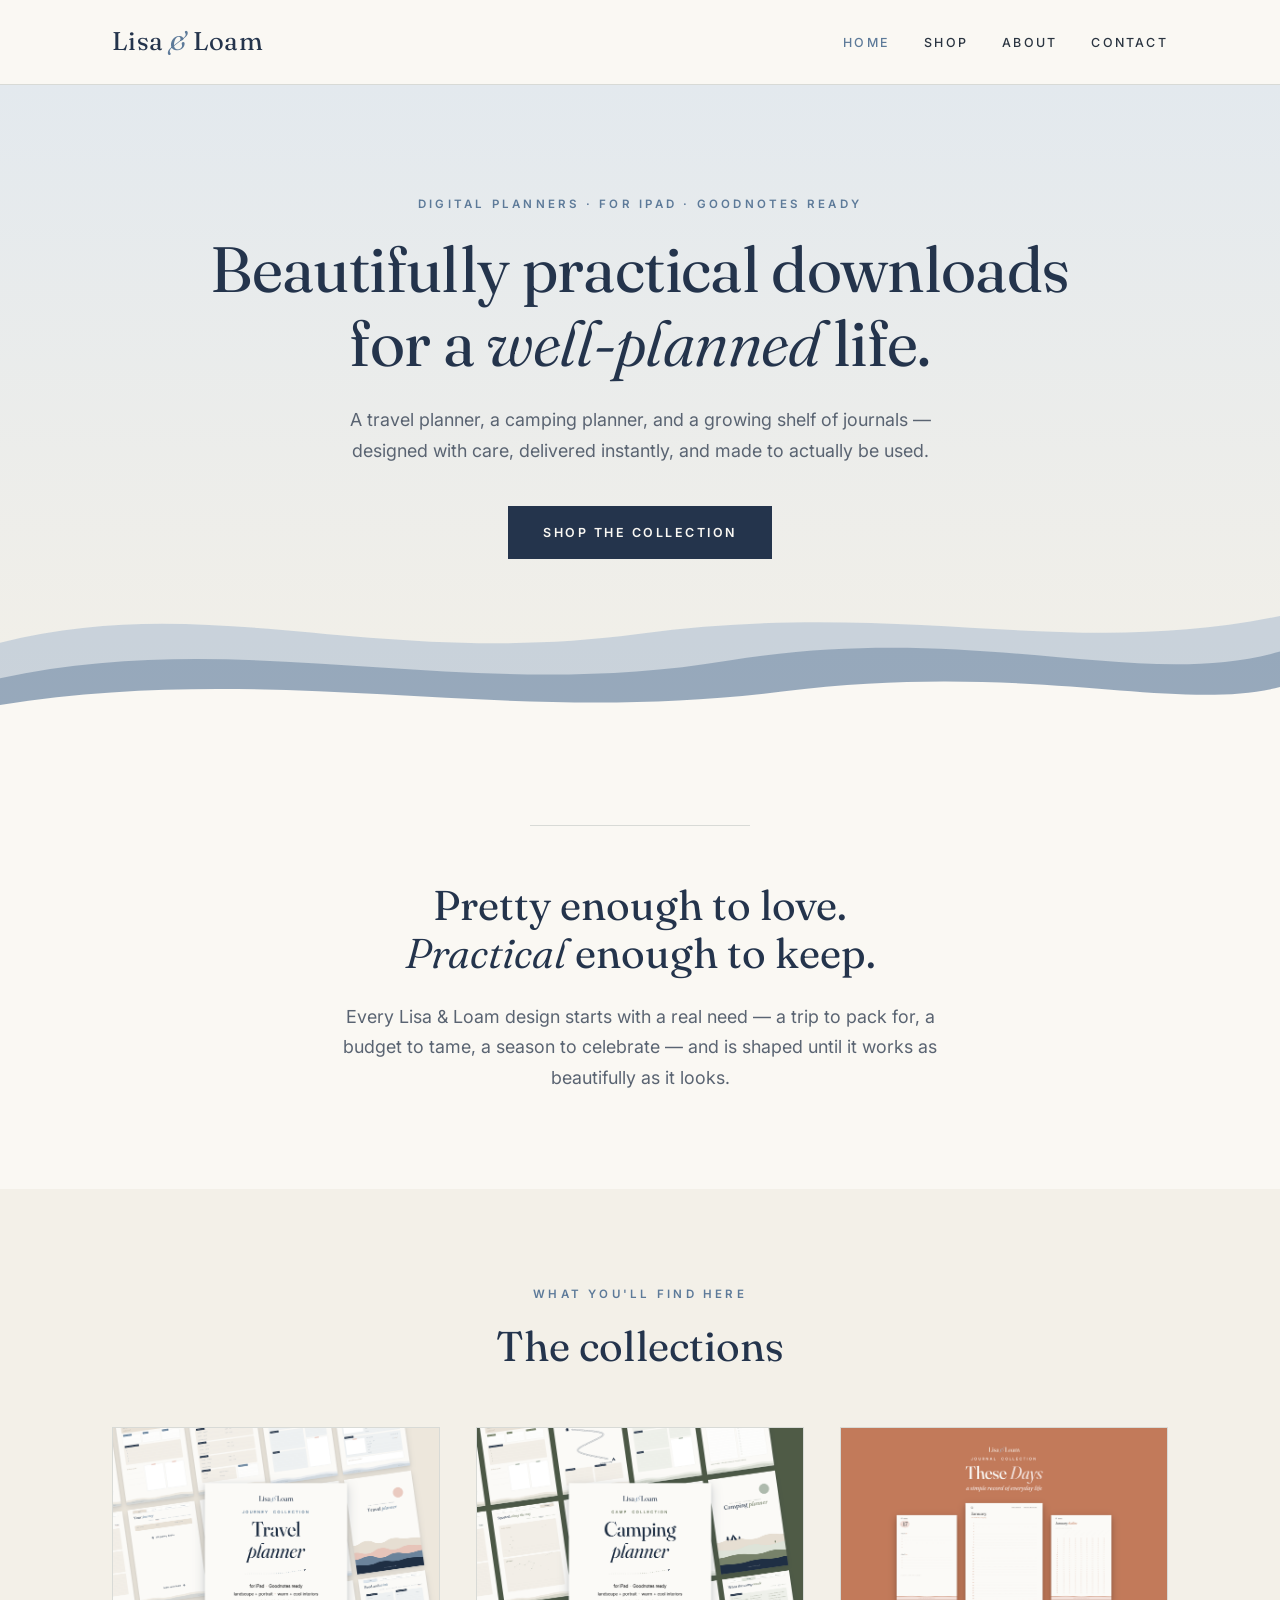
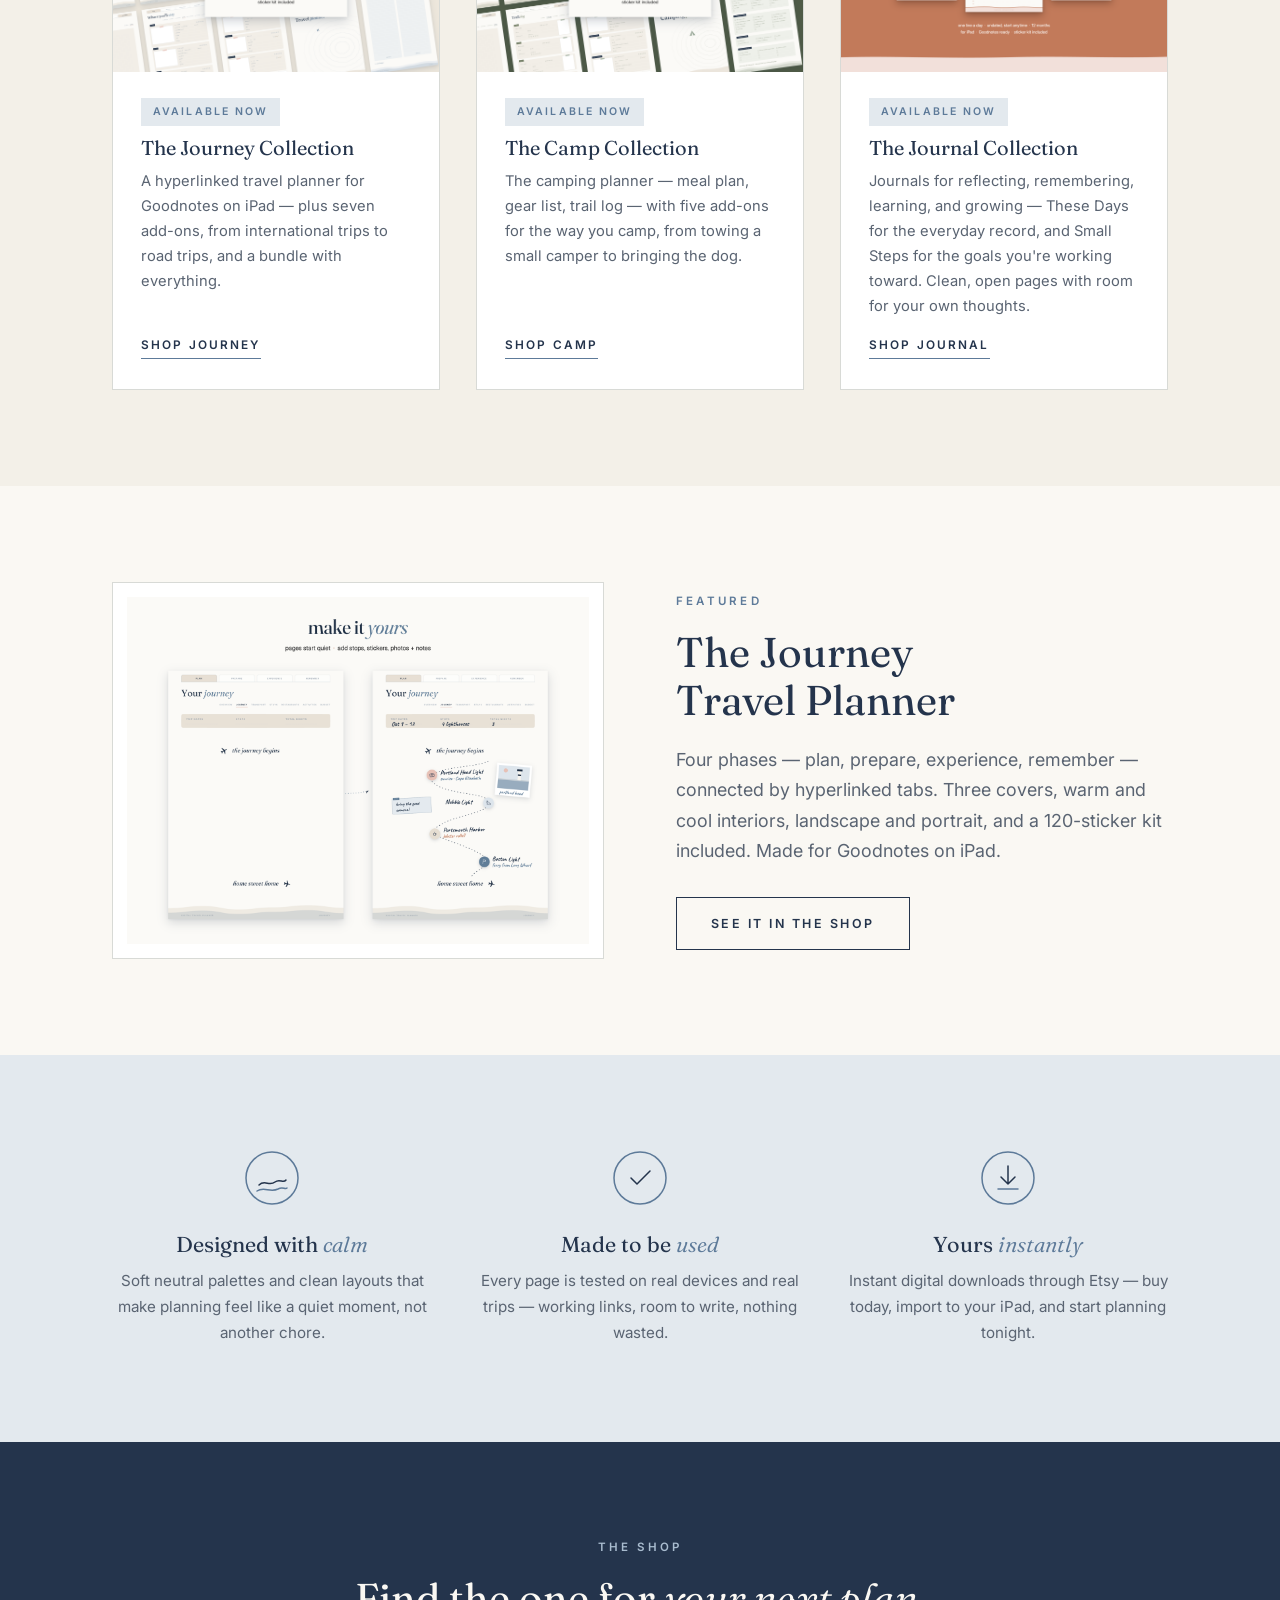
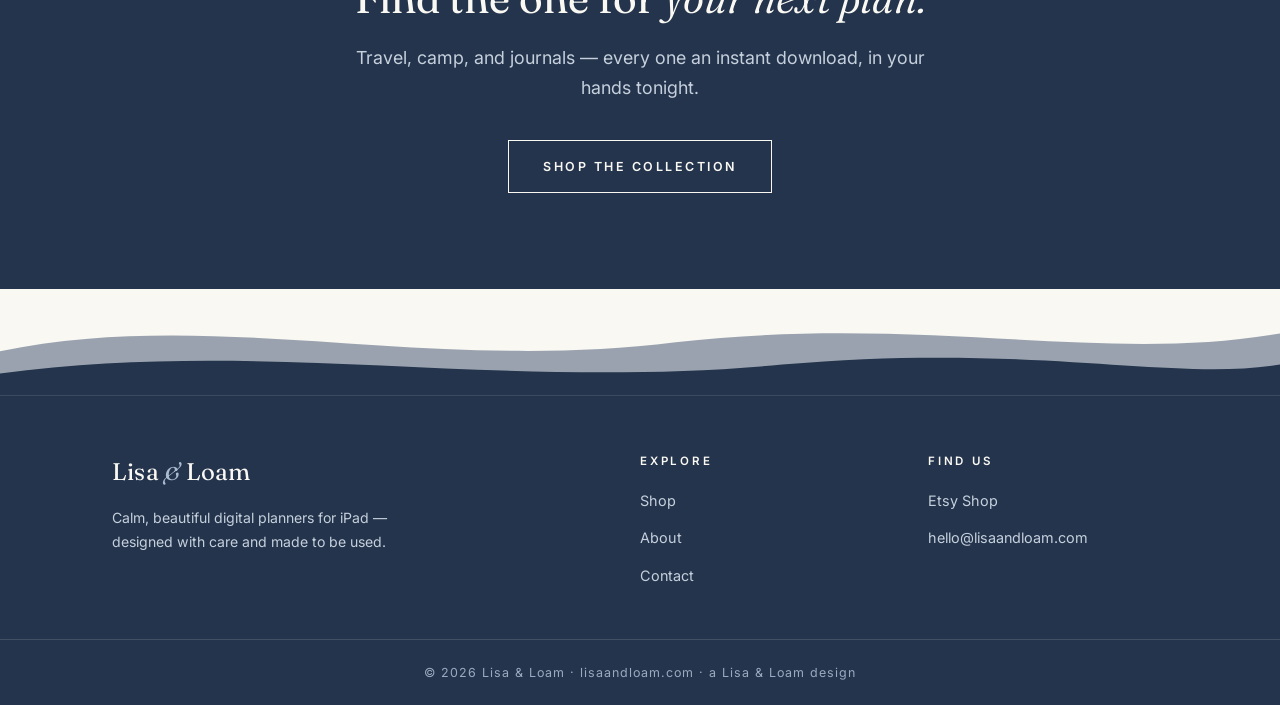
<file: index.html>
<!DOCTYPE html>
<html lang="en">
<head>
  <meta charset="UTF-8">
  <meta name="viewport" content="width=device-width, initial-scale=1.0">
  <title>Lisa &amp; Loam — Calm, beautiful digital planners for iPad</title>
  <meta name="description" content="Calm, beautiful digital planners and journals for Goodnotes on iPad — the Journey travel planner, the Camp camping planner, and the These Days and Small Steps journals. From Lisa & Loam.">
  <meta name="p:domain_verify" content="f06a4d83cc7939721e62922848fe27a1"/>
  <meta property="og:type" content="website">
  <meta property="og:site_name" content="Lisa &amp; Loam">
  <meta property="og:title" content="Lisa & Loam — Calm, beautiful digital planners for iPad">
  <meta property="og:description" content="Calm, beautiful digital planners and journals for Goodnotes on iPad — the Journey travel planner, the Camp camping planner, and the These Days and Small Steps journals. From Lisa & Loam.">
  <meta property="og:url" content="https://lisaandloam.com/">
  <meta property="og:image" content="https://lisaandloam.com/images/social-card.png">
  <meta property="og:image:width" content="1200">
  <meta property="og:image:height" content="630">
  <meta property="og:image:alt" content="Lisa &amp; Loam — digital planners and journals for iPad">
  <meta name="twitter:card" content="summary_large_image">
  <link rel="canonical" href="https://lisaandloam.com/">
  <link rel="icon" href="favicon.svg" type="image/svg+xml">
  <link rel="preconnect" href="https://fonts.googleapis.com">
  <link rel="preconnect" href="https://fonts.gstatic.com" crossorigin>
  <link href="https://fonts.googleapis.com/css2?family=Fraunces:ital,opsz,wght@0,9..144,300..600;1,9..144,300..600&family=Inter:wght@400;500;600&display=swap" rel="stylesheet">
  <link rel="stylesheet" href="css/styles.css">
</head>
<body>

<header class="site">
  <nav class="nav">
    <a class="wordmark" href="index.html">Lisa <span class="amp">&amp;</span> Loam</a>
    <button class="nav-toggle" aria-label="Menu" onclick="document.getElementById('menu').classList.toggle('open')">☰</button>
    <ul id="menu">
      <li><a href="index.html" class="active">Home</a></li>
      <li><a href="shop.html">Shop</a></li>
      <li><a href="about.html">About</a></li>
      <li><a href="contact.html">Contact</a></li>
    </ul>
  </nav>
</header>

<!-- ============ HERO ============ -->
<section class="hero">
  <div class="hero-inner">
    <p class="eyebrow">Digital Planners · For iPad · Goodnotes Ready</p>
    <h1>Beautifully practical downloads<br>for a <em>well-planned</em> life.</h1>
    <p class="lede">A travel planner, a camping planner, and a growing shelf of journals — designed with care, delivered instantly, and made to actually be used.</p>
    <a class="btn solid" href="shop.html">Shop the Collection</a>
  </div>
  <div class="hero-hills" aria-hidden="true">
    <svg viewBox="0 0 1440 220" xmlns="http://www.w3.org/2000/svg" preserveAspectRatio="none">
      <path d="M0,120 C240,60 420,150 720,110 C1020,70 1200,140 1440,90 L1440,220 L0,220 Z" fill="#A9BCCF" opacity="0.55"/>
      <path d="M0,160 C280,100 520,190 820,140 C1100,95 1280,175 1440,130 L1440,220 L0,220 Z" fill="#6E88A3" opacity="0.55"/>
      <path d="M0,190 C320,140 560,215 880,175 C1160,140 1320,200 1440,170 L1440,220 L0,220 Z" fill="#FAF8F3"/>
    </svg>
  </div>
</section>

<!-- ============ INTRO ============ -->
<section class="block center">
  <div class="wrap">
    <hr class="rule">
    <h2>Pretty enough to love.<br><em>Practical</em> enough to keep.</h2>
    <p class="lede" style="margin-top: 24px;">Every Lisa &amp; Loam design starts with a real need — a trip to pack for, a budget to tame, a season to celebrate — and is shaped until it works as beautifully as it looks.</p>
  </div>
</section>

<!-- ============ CATEGORIES ============ -->
<section class="block tinted">
  <div class="wrap">
    <div class="section-head center">
      <p class="eyebrow">What you'll find here</p>
      <h2>The collections</h2>
    </div>
    <div class="grid-3">

      <div class="card">
        <div class="card-media"><img src="images/journey-hero.png" alt="The Journey travel planner surrounded by its pages"></div>
        <div class="card-body">
          <span class="tag">Available now</span>
          <h3>The Journey Collection</h3>
          <p>A hyperlinked travel planner for Goodnotes on iPad &mdash; plus seven add-ons, from international trips to road trips, and a bundle with everything.</p>
          <div class="card-meta">
            <a class="card-link" href="shop.html#journey">Shop Journey</a>
          </div>
        </div>
      </div>

      <div class="card">
        <div class="card-media"><img src="images/camp-hero.png" alt="The Camping planner on a deep green background"></div>
        <div class="card-body">
          <span class="tag">Available now</span>
          <h3>The Camp Collection</h3>
          <p>The camping planner &mdash; meal plan, gear list, trail log &mdash; with five add-ons for the way you camp, from towing a small camper to bringing the dog.</p>
          <div class="card-meta">
            <a class="card-link" href="shop.html#camp">Shop Camp</a>
          </div>
        </div>
      </div>

      <div class="card">
        <div class="card-media"><img src="images/journal-hero.png" alt="These Days daily journal on a terracotta background"></div>
        <div class="card-body">
          <span class="tag">Available now</span>
          <h3>The Journal Collection</h3>
          <p>Journals for reflecting, remembering, learning, and growing &mdash; These Days for the everyday record, and Small Steps for the goals you're working toward. Clean, open pages with room for your own thoughts.</p>
          <div class="card-meta">
            <a class="card-link" href="shop.html#journal">Shop Journal</a>
          </div>
        </div>
      </div>

    </div>
  </div>
</section>

<!-- ============ FEATURED PRODUCT ============ -->
<section class="block">
  <div class="wrap split">
    <div class="split-media">
      <img src="images/journey-styled.png" alt="A Journey planner page, blank and then filled in with a sample trip in handwritten ink">
    </div>
    <div>
      <p class="eyebrow">Featured</p>
      <h2>The Journey<br>Travel Planner</h2>
      <p class="lede" style="margin-top: 20px;">Four phases &mdash; plan, prepare, experience, remember &mdash; connected by hyperlinked tabs. Three covers, warm and cool interiors, landscape and portrait, and a 120-sticker kit included. Made for Goodnotes on iPad.</p>
      <a class="btn" href="shop.html#journey">See it in the shop</a>
    </div>
  </div>
</section>

<!-- ============ VALUES ============ -->
<section class="block band-sage">
  <div class="wrap">
    <div class="values">
      <div>
        <svg class="value-icon" viewBox="0 0 54 54" xmlns="http://www.w3.org/2000/svg" aria-hidden="true"><circle cx="27" cy="27" r="26" fill="none" stroke="#5D7A99" stroke-width="1.5"/><path d="M14 34 C20 28 24 36 30 31 C35 27 38 33 41 29" fill="none" stroke="#24344C" stroke-width="1.5" stroke-linecap="round"/><path d="M12 40 C19 35 25 42 33 38 C38 35 40 39 42 37" fill="none" stroke="#5D7A99" stroke-width="1.5" stroke-linecap="round"/></svg>
        <h3>Designed with <em>calm</em></h3>
        <p>Soft neutral palettes and clean layouts that make planning feel like a quiet moment, not another chore.</p>
      </div>
      <div>
        <svg class="value-icon" viewBox="0 0 54 54" xmlns="http://www.w3.org/2000/svg" aria-hidden="true"><circle cx="27" cy="27" r="26" fill="none" stroke="#5D7A99" stroke-width="1.5"/><path d="M18 27 L24 33 L37 20" fill="none" stroke="#24344C" stroke-width="1.5" stroke-linecap="round" stroke-linejoin="round"/></svg>
        <h3>Made to be <em>used</em></h3>
        <p>Every page is tested on real devices and real trips — working links, room to write, nothing wasted.</p>
      </div>
      <div>
        <svg class="value-icon" viewBox="0 0 54 54" xmlns="http://www.w3.org/2000/svg" aria-hidden="true"><circle cx="27" cy="27" r="26" fill="none" stroke="#5D7A99" stroke-width="1.5"/><path d="M27 15 L27 33 M27 33 L20 26 M27 33 L34 26" fill="none" stroke="#24344C" stroke-width="1.5" stroke-linecap="round" stroke-linejoin="round"/><path d="M17 38 L37 38" stroke="#5D7A99" stroke-width="1.5" stroke-linecap="round"/></svg>
        <h3>Yours <em>instantly</em></h3>
        <p>Instant digital downloads through Etsy — buy today, import to your iPad, and start planning tonight.</p>
      </div>
    </div>
  </div>
</section>

<!-- ============ EMAIL SIGNUP ============ -->
<section class="block pine center">
  <div class="wrap">
    <p class="eyebrow" style="color:#A9BCCF;">The shop</p>
    <h2>Find the one for <em>your next plan.</em></h2>
    <p class="lede" style="margin: 20px auto 36px;">Travel, camp, and journals &mdash; every one an instant download, in your hands tonight.</p>
    <a class="btn light" href="shop.html">Shop the Collection</a>
  </div>
</section>

<!-- ============ FOOTER ============ -->
<footer class="site">
  <div class="footer-hills" aria-hidden="true">
    <svg viewBox="0 0 1440 120" xmlns="http://www.w3.org/2000/svg" preserveAspectRatio="none" style="background:#24344C;">
      <rect width="1440" height="120" fill="#FAF8F3"/>
      <path d="M0,70 C240,20 480,95 760,60 C1040,28 1240,85 1440,50 L1440,120 L0,120 Z" fill="#3B4E6B" opacity="0.5"/>
      <path d="M0,95 C300,55 560,115 880,85 C1160,60 1320,105 1440,85 L1440,120 L0,120 Z" fill="#24344C"/>
    </svg>
  </div>
  <div class="footer-inner">
    <div>
      <a class="wordmark" href="index.html">Lisa <span class="amp">&amp;</span> Loam</a>
      <p>Calm, beautiful digital planners for iPad &mdash; designed with care and made to be used.</p>
    </div>
    <div>
      <h4>Explore</h4>
      <ul>
        <li><a href="shop.html">Shop</a></li>
        <li><a href="about.html">About</a></li>
        <li><a href="contact.html">Contact</a></li>
      </ul>
    </div>
    <div>
      <h4>Find us</h4>
      <ul>
        <li><a href="https://www.etsy.com/shop/LisaAndLoam" target="_blank" rel="noopener">Etsy Shop</a></li>
        <li><a href="mailto:hello@lisaandloam.com">hello@lisaandloam.com</a></li>
      </ul>
    </div>
  </div>
  <div class="footer-base">© 2026 Lisa &amp; Loam · lisaandloam.com · a Lisa &amp; Loam design</div>
</footer>

</body>
</html>
</file>
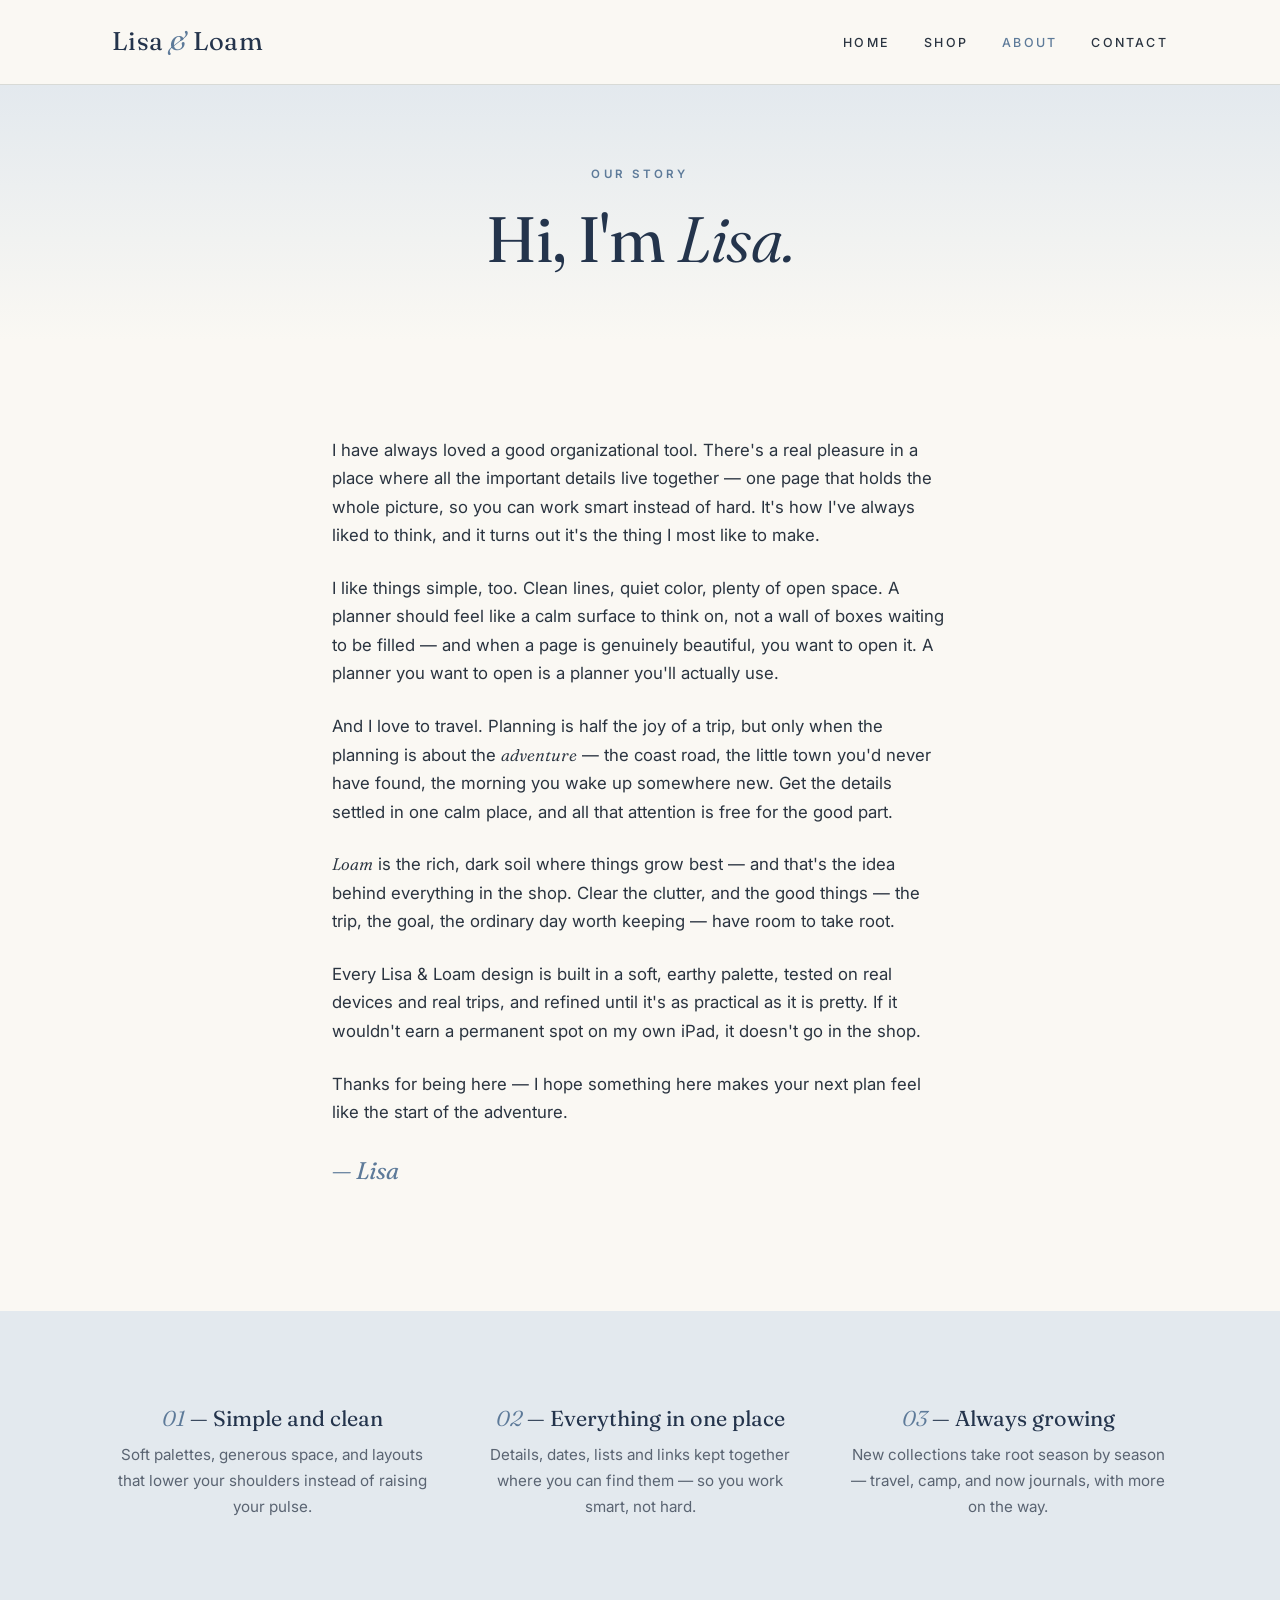
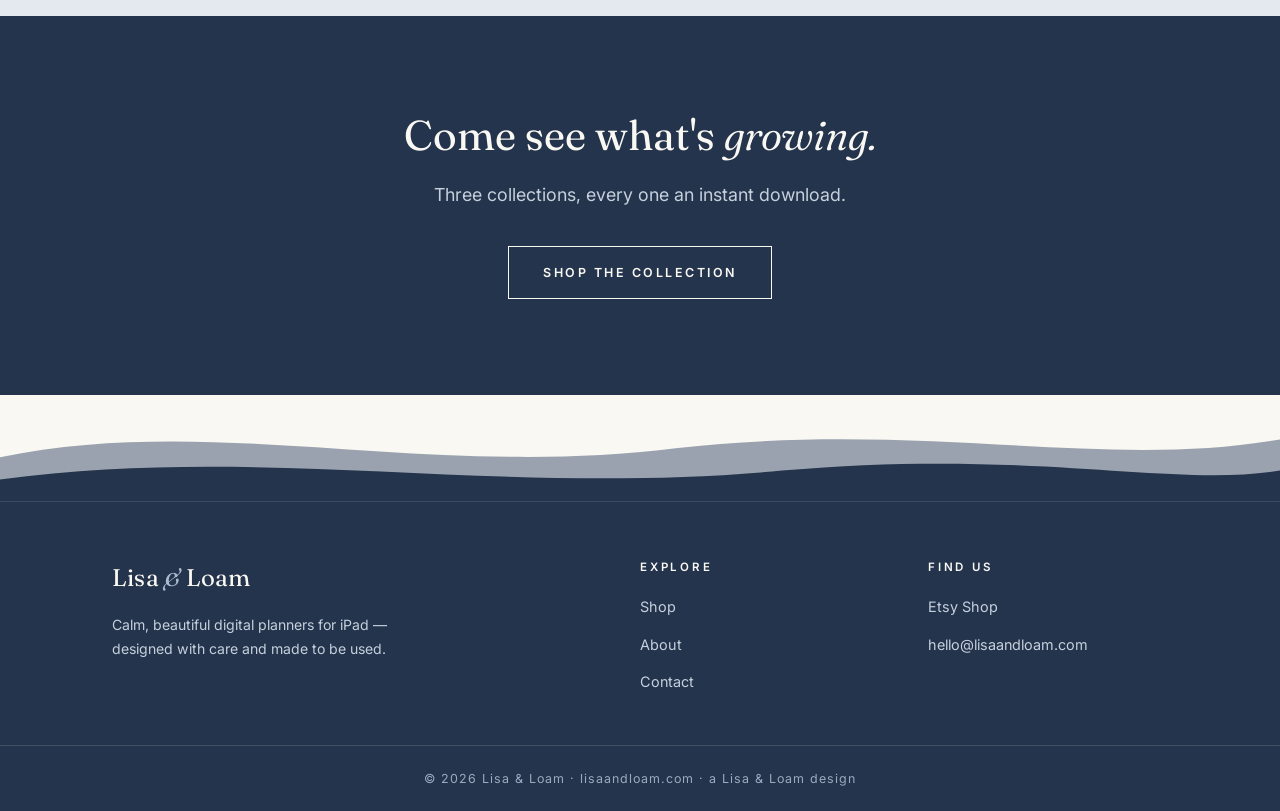
<file: about.html>
<!DOCTYPE html>
<html lang="en">
<head>
  <meta charset="UTF-8">
  <meta name="viewport" content="width=device-width, initial-scale=1.0">
  <title>About — Lisa &amp; Loam</title>
  <meta name="description" content="The story behind Lisa & Loam — simple, beautiful digital planners and journals that keep the important details in one place, so your time goes to the adventure.">
  <meta name="p:domain_verify" content="f06a4d83cc7939721e62922848fe27a1"/>
  <meta property="og:type" content="website">
  <meta property="og:site_name" content="Lisa &amp; Loam">
  <meta property="og:title" content="About — Lisa & Loam">
  <meta property="og:description" content="The story behind Lisa & Loam — simple, beautiful digital planners and journals that keep the important details in one place, so your time goes to the adventure.">
  <meta property="og:url" content="https://lisaandloam.com/about.html">
  <meta property="og:image" content="https://lisaandloam.com/images/social-card.png">
  <meta property="og:image:width" content="1200">
  <meta property="og:image:height" content="630">
  <meta property="og:image:alt" content="Lisa &amp; Loam — digital planners and journals for iPad">
  <meta name="twitter:card" content="summary_large_image">
  <link rel="canonical" href="https://lisaandloam.com/about.html">
  <link rel="icon" href="favicon.svg" type="image/svg+xml">
  <link rel="preconnect" href="https://fonts.googleapis.com">
  <link rel="preconnect" href="https://fonts.gstatic.com" crossorigin>
  <link href="https://fonts.googleapis.com/css2?family=Fraunces:ital,opsz,wght@0,9..144,300..600;1,9..144,300..600&family=Inter:wght@400;500;600&display=swap" rel="stylesheet">
  <link rel="stylesheet" href="css/styles.css">
</head>
<body>

<header class="site">
  <nav class="nav">
    <a class="wordmark" href="index.html">Lisa <span class="amp">&amp;</span> Loam</a>
    <button class="nav-toggle" aria-label="Menu" onclick="document.getElementById('menu').classList.toggle('open')">☰</button>
    <ul id="menu">
      <li><a href="index.html">Home</a></li>
      <li><a href="shop.html">Shop</a></li>
      <li><a href="about.html" class="active">About</a></li>
      <li><a href="contact.html">Contact</a></li>
    </ul>
  </nav>
</header>

<section class="page-hero">
  <div class="wrap">
    <p class="eyebrow">Our story</p>
    <h1>Hi, I'm <em>Lisa.</em></h1>
  </div>
</section>

<section class="block">
  <div class="wrap prose">
    <p>I have always loved a good organizational tool. There's a real pleasure in a place where all the important details live together — one page that holds the whole picture, so you can work smart instead of hard. It's how I've always liked to think, and it turns out it's the thing I most like to make.</p>
    <p>I like things simple, too. Clean lines, quiet color, plenty of open space. A planner should feel like a calm surface to think on, not a wall of boxes waiting to be filled — and when a page is genuinely beautiful, you want to open it. A planner you want to open is a planner you'll actually use.</p>
    <p>And I love to travel. Planning is half the joy of a trip, but only when the planning is about the <em>adventure</em> — the coast road, the little town you'd never have found, the morning you wake up somewhere new. Get the details settled in one calm place, and all that attention is free for the good part.</p>
    <p><em>Loam</em> is the rich, dark soil where things grow best — and that's the idea behind everything in the shop. Clear the clutter, and the good things — the trip, the goal, the ordinary day worth keeping — have room to take root.</p>
    <p>Every Lisa &amp; Loam design is built in a soft, earthy palette, tested on real devices and real trips, and refined until it's as practical as it is pretty. If it wouldn't earn a permanent spot on my own iPad, it doesn't go in the shop.</p>
    <p>Thanks for being here — I hope something here makes your next plan feel like the start of the adventure.</p>
    <p class="sig">— Lisa</p>
  </div>
</section>

<section class="block band-sage">
  <div class="wrap">
    <div class="values">
      <div>
        <h3><em>01</em> — Simple and clean</h3>
        <p>Soft palettes, generous space, and layouts that lower your shoulders instead of raising your pulse.</p>
      </div>
      <div>
        <h3><em>02</em> — Everything in one place</h3>
        <p>Details, dates, lists and links kept together where you can find them &mdash; so you work smart, not hard.</p>
      </div>
      <div>
        <h3><em>03</em> — Always growing</h3>
        <p>New collections take root season by season &mdash; travel, camp, and now journals, with more on the way.</p>
      </div>
    </div>
  </div>
</section>

<section class="block pine center">
  <div class="wrap">
    <h2>Come see what's <em>growing.</em></h2>
    <p class="lede" style="margin: 20px auto 36px;">Three collections, every one an instant download.</p>
    <a class="btn light" href="shop.html">Shop the Collection</a>
  </div>
</section>

<footer class="site">
  <div class="footer-hills" aria-hidden="true">
    <svg viewBox="0 0 1440 120" xmlns="http://www.w3.org/2000/svg" preserveAspectRatio="none" style="background:#24344C;">
      <rect width="1440" height="120" fill="#FAF8F3"/>
      <path d="M0,70 C240,20 480,95 760,60 C1040,28 1240,85 1440,50 L1440,120 L0,120 Z" fill="#3B4E6B" opacity="0.5"/>
      <path d="M0,95 C300,55 560,115 880,85 C1160,60 1320,105 1440,85 L1440,120 L0,120 Z" fill="#24344C"/>
    </svg>
  </div>
  <div class="footer-inner">
    <div>
      <a class="wordmark" href="index.html">Lisa <span class="amp">&amp;</span> Loam</a>
      <p>Calm, beautiful digital planners for iPad &mdash; designed with care and made to be used.</p>
    </div>
    <div>
      <h4>Explore</h4>
      <ul>
        <li><a href="shop.html">Shop</a></li>
        <li><a href="about.html">About</a></li>
        <li><a href="contact.html">Contact</a></li>
      </ul>
    </div>
    <div>
      <h4>Find us</h4>
      <ul>
        <li><a href="https://www.etsy.com/shop/LisaAndLoam" target="_blank" rel="noopener">Etsy Shop</a></li>
        <li><a href="mailto:hello@lisaandloam.com">hello@lisaandloam.com</a></li>
      </ul>
    </div>
  </div>
  <div class="footer-base">© 2026 Lisa &amp; Loam · lisaandloam.com · a Lisa &amp; Loam design</div>
</footer>

</body>
</html>
</file>
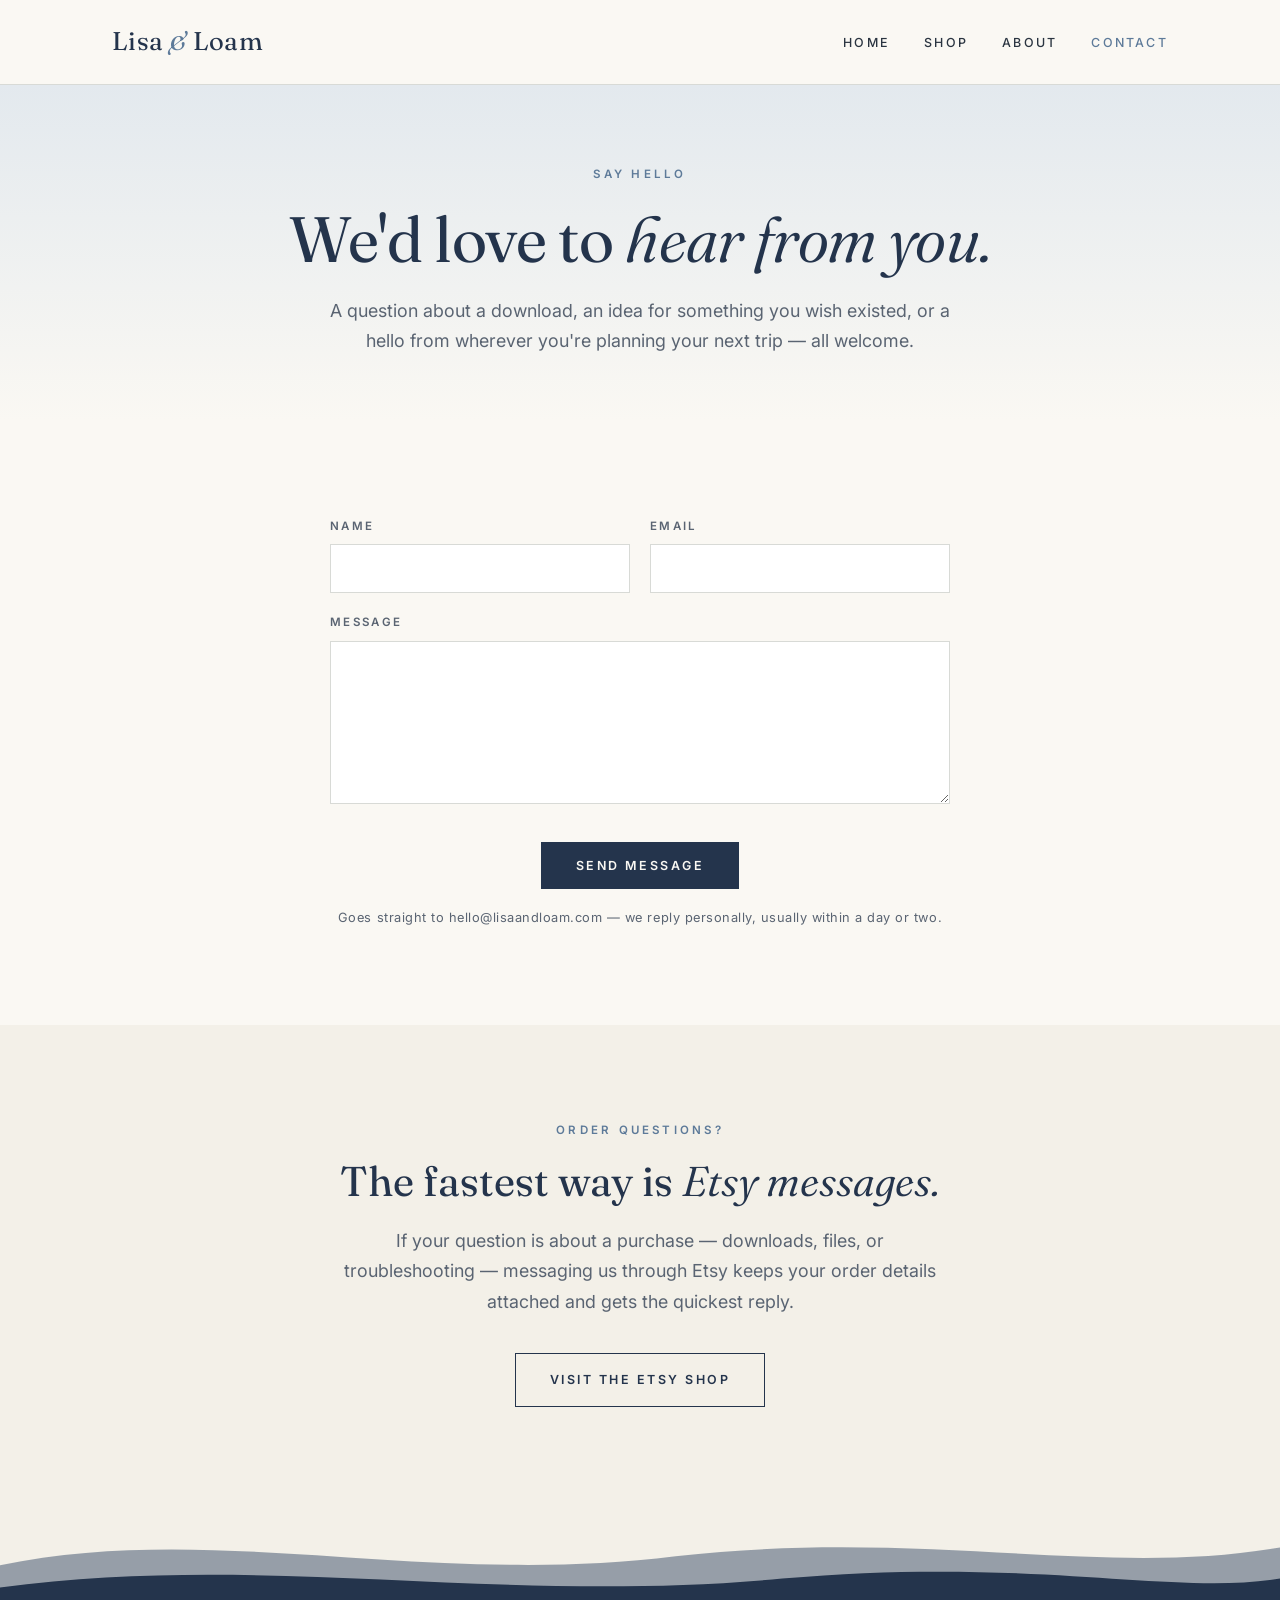
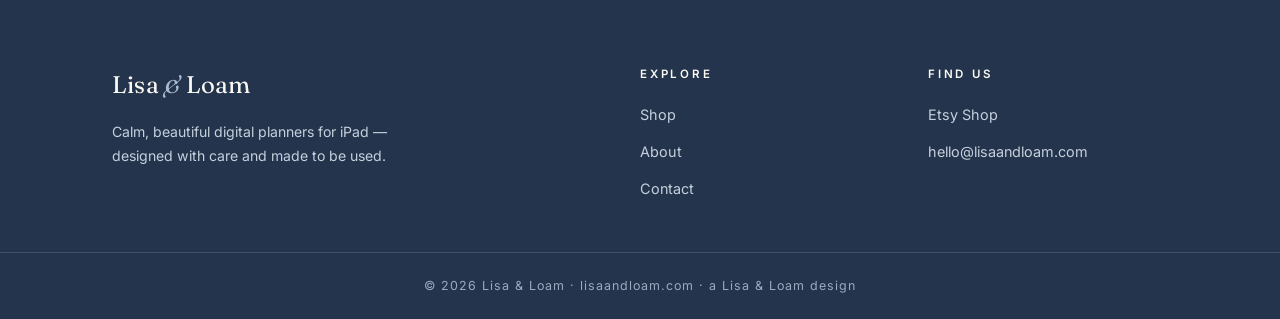
<file: contact.html>
<!DOCTYPE html>
<html lang="en">
<head>
  <meta charset="UTF-8">
  <meta name="viewport" content="width=device-width, initial-scale=1.0">
  <title>Contact — Lisa &amp; Loam</title>
  <meta name="description" content="Get in touch with Lisa & Loam — questions about a download, custom requests, or just to say hello.">
  <meta name="p:domain_verify" content="f06a4d83cc7939721e62922848fe27a1"/>
  <meta property="og:type" content="website">
  <meta property="og:site_name" content="Lisa &amp; Loam">
  <meta property="og:title" content="Contact — Lisa & Loam">
  <meta property="og:description" content="Get in touch with Lisa & Loam — questions about a download, custom requests, or just to say hello.">
  <meta property="og:url" content="https://lisaandloam.com/contact.html">
  <meta property="og:image" content="https://lisaandloam.com/images/social-card.png">
  <meta property="og:image:width" content="1200">
  <meta property="og:image:height" content="630">
  <meta property="og:image:alt" content="Lisa &amp; Loam — digital planners and journals for iPad">
  <meta name="twitter:card" content="summary_large_image">
  <link rel="canonical" href="https://lisaandloam.com/contact.html">
  <link rel="icon" href="favicon.svg" type="image/svg+xml">
  <link rel="preconnect" href="https://fonts.googleapis.com">
  <link rel="preconnect" href="https://fonts.gstatic.com" crossorigin>
  <link href="https://fonts.googleapis.com/css2?family=Fraunces:ital,opsz,wght@0,9..144,300..600;1,9..144,300..600&family=Inter:wght@400;500;600&display=swap" rel="stylesheet">
  <link rel="stylesheet" href="css/styles.css">
</head>
<body>

<header class="site">
  <nav class="nav">
    <a class="wordmark" href="index.html">Lisa <span class="amp">&amp;</span> Loam</a>
    <button class="nav-toggle" aria-label="Menu" onclick="document.getElementById('menu').classList.toggle('open')">☰</button>
    <ul id="menu">
      <li><a href="index.html">Home</a></li>
      <li><a href="shop.html">Shop</a></li>
      <li><a href="about.html">About</a></li>
      <li><a href="contact.html" class="active">Contact</a></li>
    </ul>
  </nav>
</header>

<section class="page-hero">
  <div class="wrap">
    <p class="eyebrow">Say hello</p>
    <h1>We'd love to <em>hear from you.</em></h1>
    <p class="lede">A question about a download, an idea for something you wish existed, or a hello from wherever you're planning your next trip — all welcome.</p>
  </div>
</section>

<section class="block">
  <div class="wrap">
    <!-- Web3Forms relay -> hello@lisaandloam.com (key installed Aug 18, 2026) -->
    <form class="contact-form" action="https://api.web3forms.com/submit" method="POST">
      <input type="hidden" name="access_key" value="07ac475f-cd70-4e26-a7c3-2533423e3edd">
      <input type="hidden" name="subject" value="New message from lisaandloam.com">
      <input type="hidden" name="from_name" value="lisaandloam.com contact form">
      <input type="checkbox" name="botcheck" style="display:none;" tabindex="-1" autocomplete="off">
      <div class="grid-2" style="gap: 20px;">
        <div>
          <label for="name">Name</label>
          <input type="text" id="name" name="name" required>
        </div>
        <div>
          <label for="email">Email</label>
          <input type="email" id="email" name="email" required>
        </div>
      </div>
      <div>
        <label for="message">Message</label>
        <textarea id="message" name="message" rows="7" required></textarea>
      </div>
      <div class="center" style="margin-top: 10px;">
        <button class="btn solid" type="submit">Send message</button>
        <p class="signup-note" style="margin-top: 18px;">Goes straight to hello@lisaandloam.com &mdash; we reply personally, usually within a day or two.</p>
      </div>
    </form>
  </div>
</section>

<section class="block tinted center">
  <div class="wrap">
    <p class="eyebrow">Order questions?</p>
    <h2>The fastest way is <em>Etsy messages.</em></h2>
    <p class="lede" style="margin: 20px auto 36px;">If your question is about a purchase — downloads, files, or troubleshooting — messaging us through Etsy keeps your order details attached and gets the quickest reply.</p>
    <a class="btn" href="https://www.etsy.com/shop/LisaAndLoam" target="_blank" rel="noopener">Visit the Etsy shop</a>
  </div>
</section>

<footer class="site">
  <div class="footer-hills" aria-hidden="true">
    <svg viewBox="0 0 1440 120" xmlns="http://www.w3.org/2000/svg" preserveAspectRatio="none" style="background:#24344C;">
      <rect width="1440" height="120" fill="#F3F0E8"/>
      <path d="M0,70 C240,20 480,95 760,60 C1040,28 1240,85 1440,50 L1440,120 L0,120 Z" fill="#3B4E6B" opacity="0.5"/>
      <path d="M0,95 C300,55 560,115 880,85 C1160,60 1320,105 1440,85 L1440,120 L0,120 Z" fill="#24344C"/>
    </svg>
  </div>
  <div class="footer-inner">
    <div>
      <a class="wordmark" href="index.html">Lisa <span class="amp">&amp;</span> Loam</a>
      <p>Calm, beautiful digital planners for iPad &mdash; designed with care and made to be used.</p>
    </div>
    <div>
      <h4>Explore</h4>
      <ul>
        <li><a href="shop.html">Shop</a></li>
        <li><a href="about.html">About</a></li>
        <li><a href="contact.html">Contact</a></li>
      </ul>
    </div>
    <div>
      <h4>Find us</h4>
      <ul>
        <li><a href="https://www.etsy.com/shop/LisaAndLoam" target="_blank" rel="noopener">Etsy Shop</a></li>
        <li><a href="mailto:hello@lisaandloam.com">hello@lisaandloam.com</a></li>
      </ul>
    </div>
  </div>
  <div class="footer-base">© 2026 Lisa &amp; Loam · lisaandloam.com · a Lisa &amp; Loam design</div>
</footer>

</body>
</html>
</file>
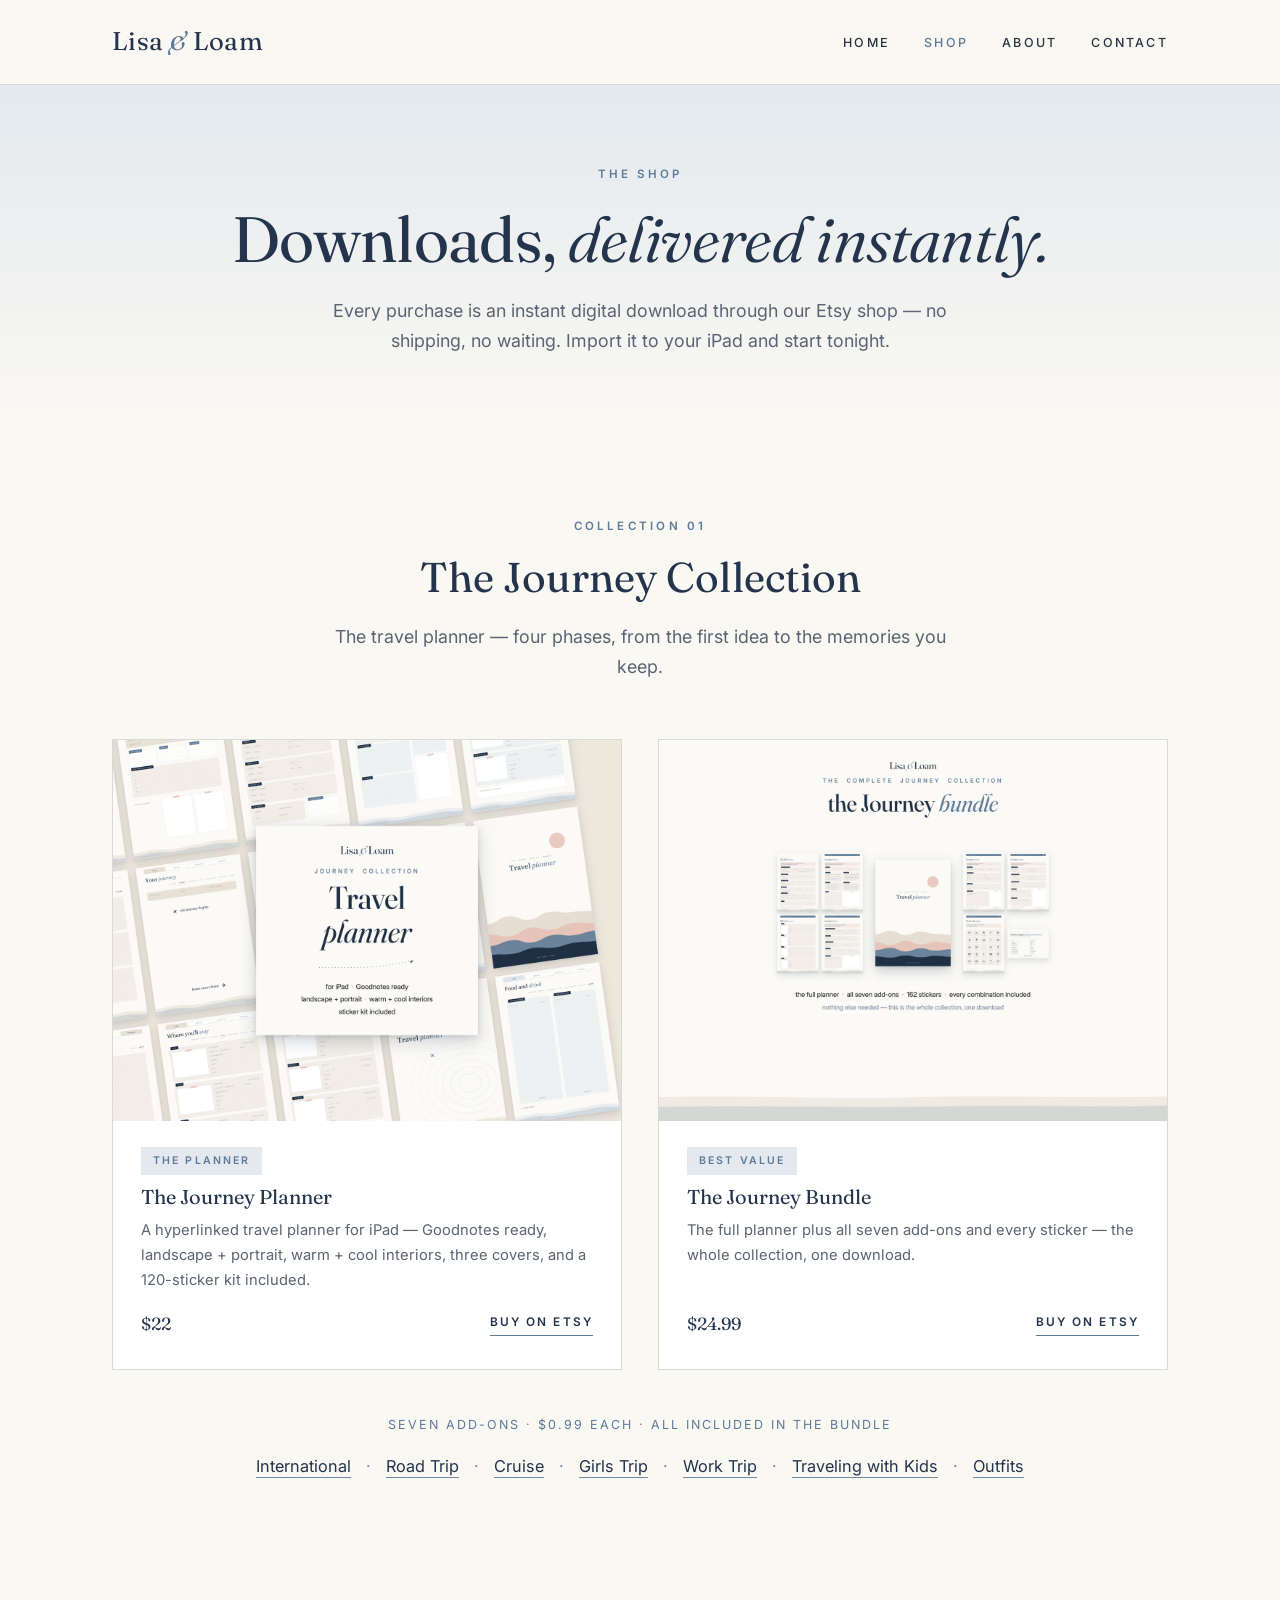
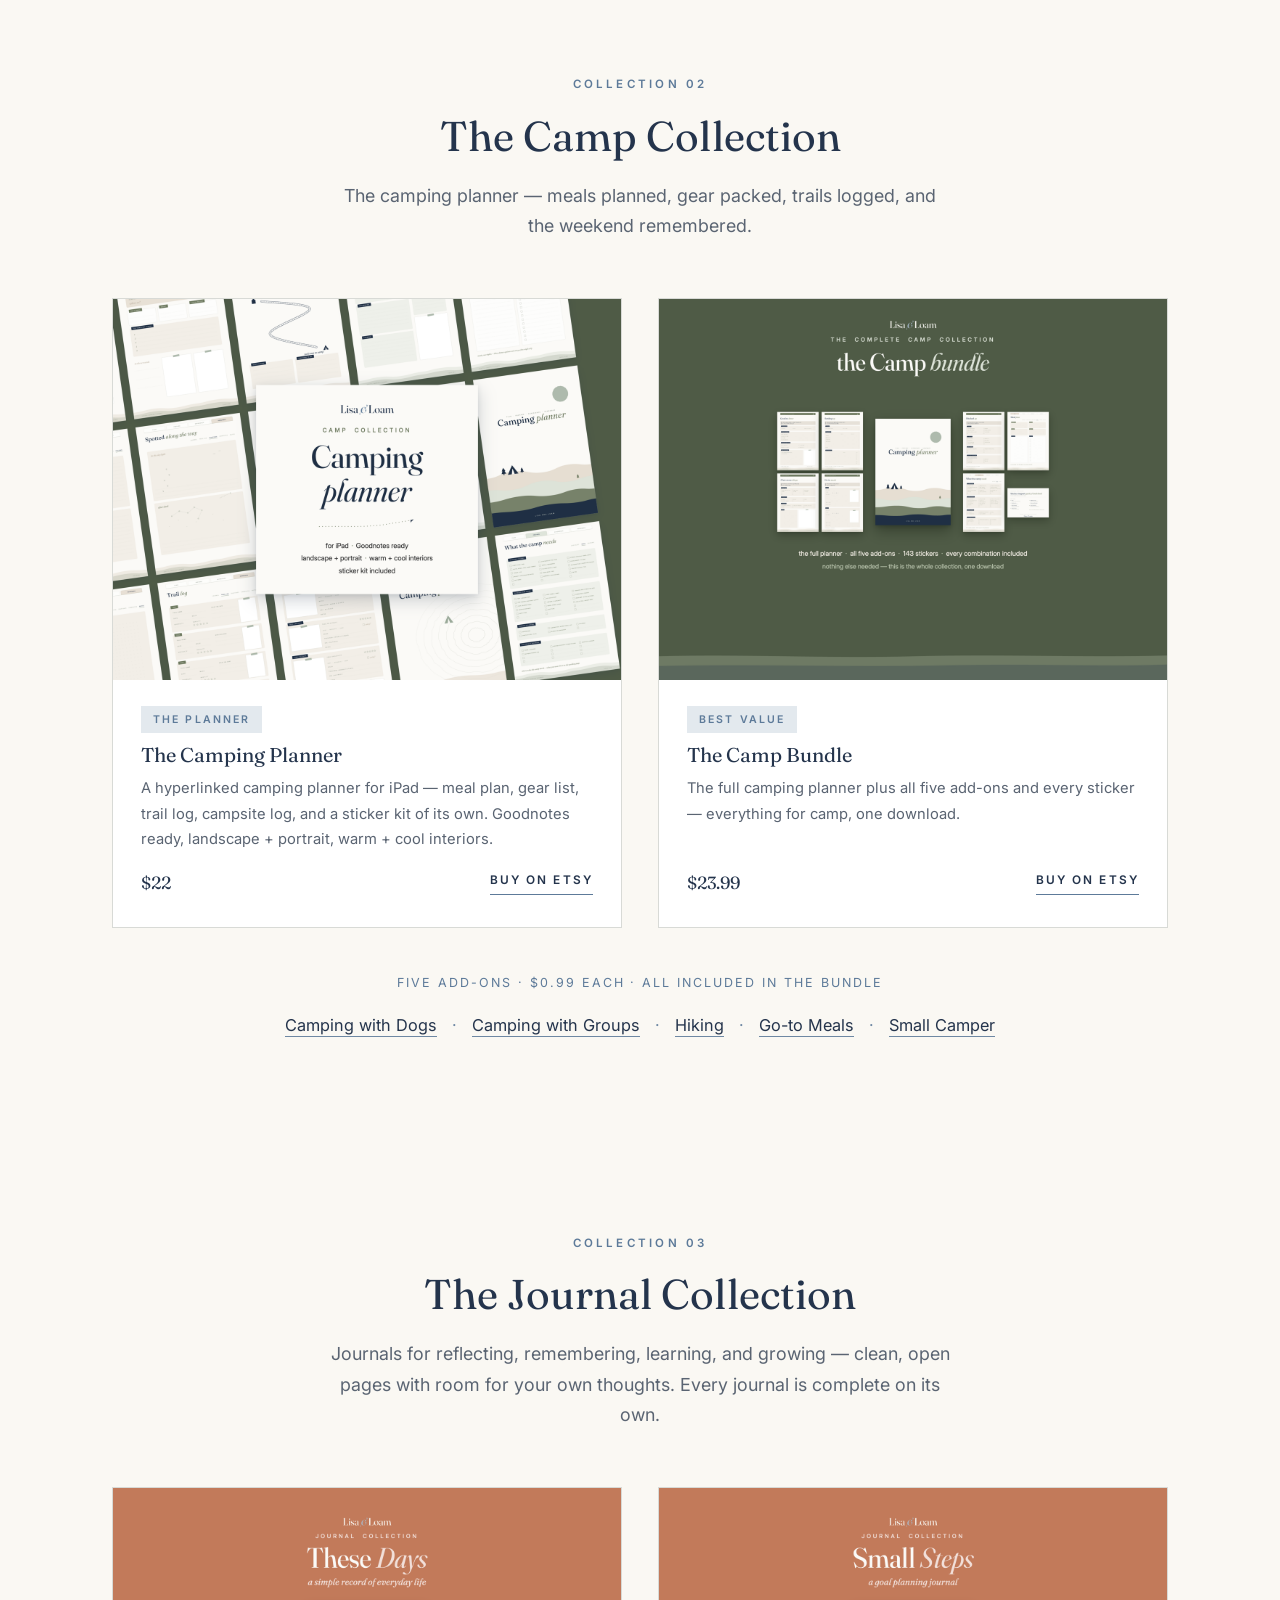
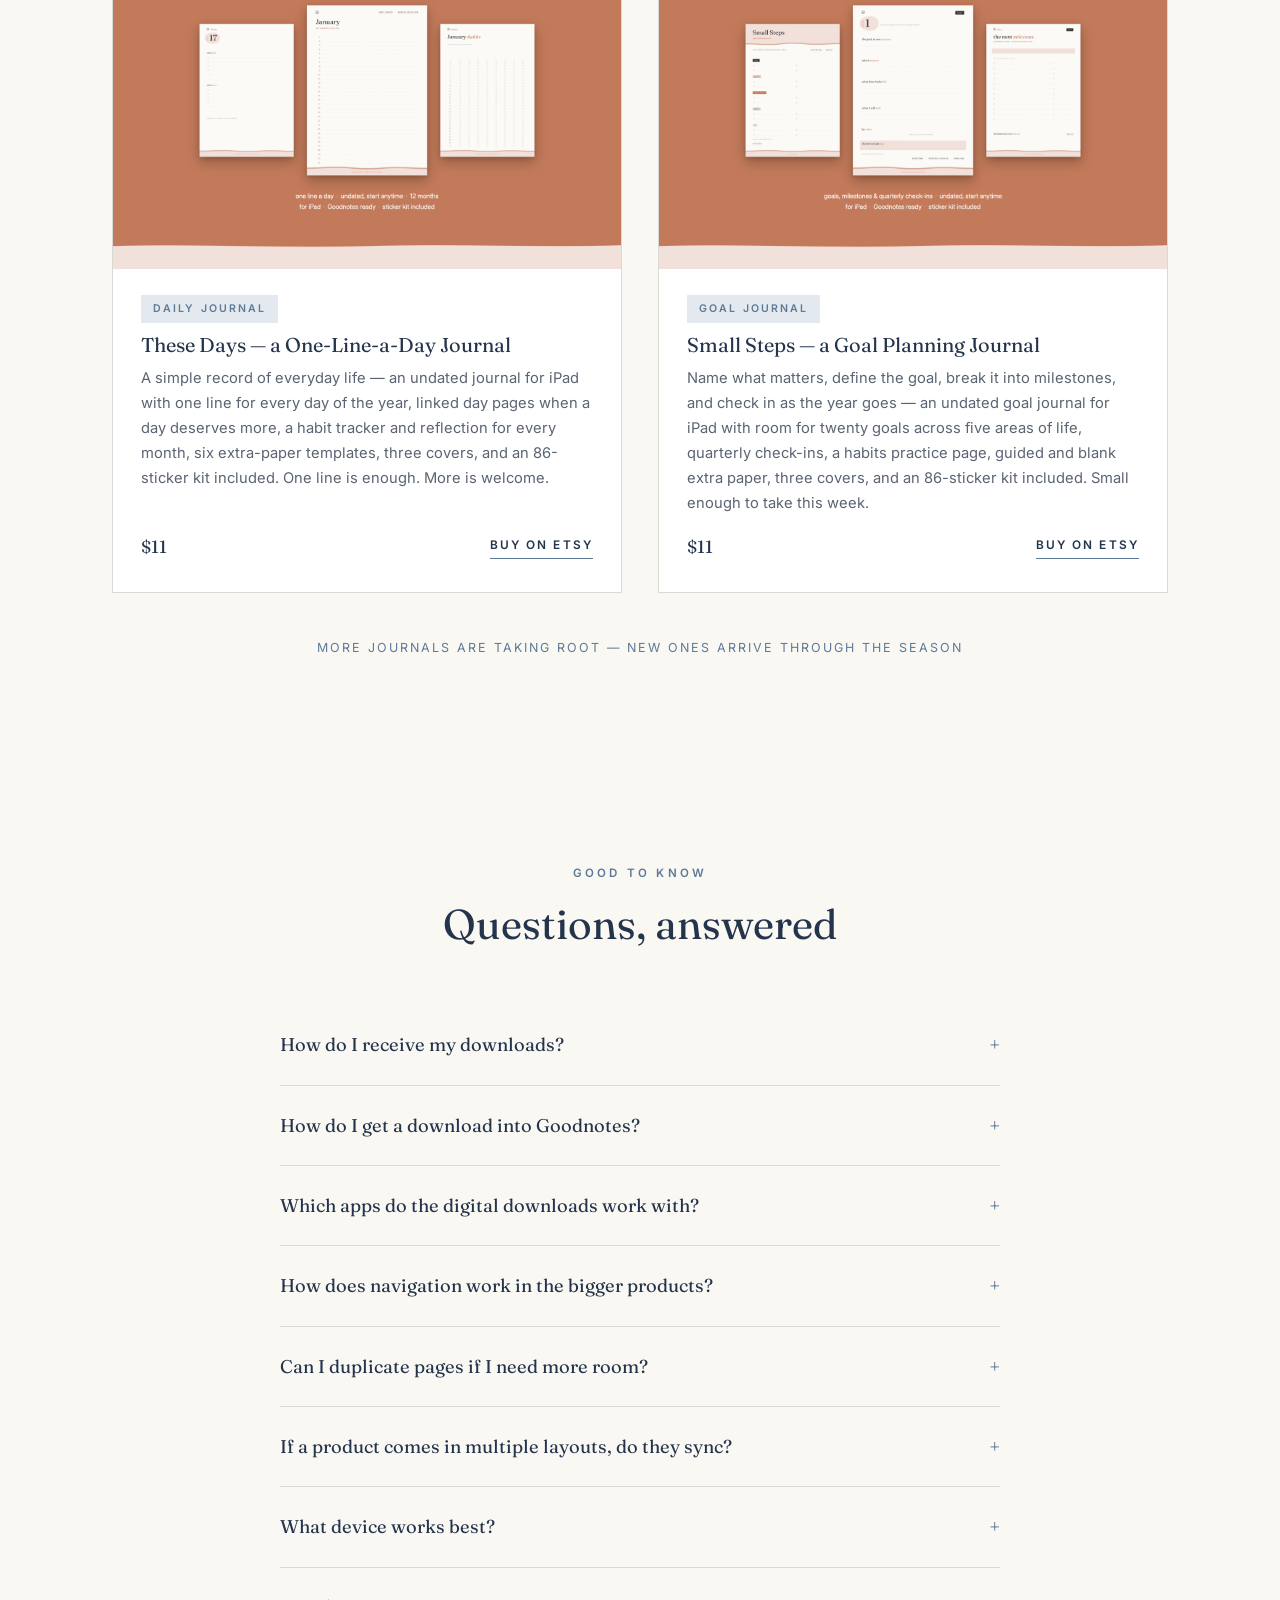
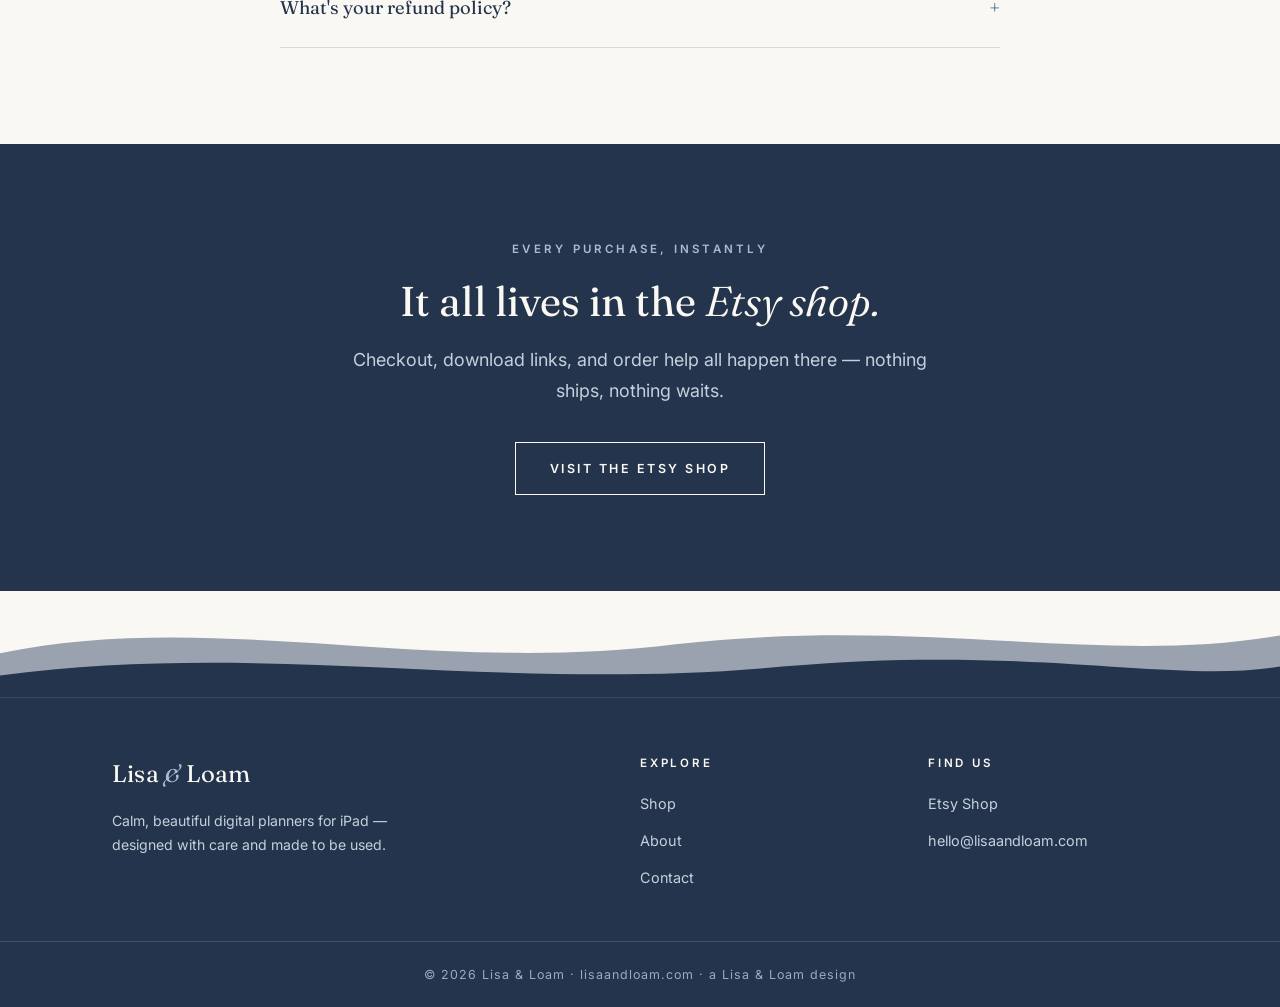
<file: shop.html>
<!DOCTYPE html>
<html lang="en">
<head>
  <meta charset="UTF-8">
  <meta name="viewport" content="width=device-width, initial-scale=1.0">
  <title>Shop — Lisa &amp; Loam</title>
  <meta name="description" content="Shop Lisa & Loam digital planners and journals — the Journey travel planner, the Camp camping planner, and the These Days and Small Steps journals for Goodnotes on iPad. Sold through our Etsy shop.">
  <meta name="p:domain_verify" content="f06a4d83cc7939721e62922848fe27a1"/>
  <meta property="og:type" content="website">
  <meta property="og:site_name" content="Lisa &amp; Loam">
  <meta property="og:title" content="Shop — Lisa & Loam">
  <meta property="og:description" content="Shop Lisa & Loam digital planners and journals — the Journey travel planner, the Camp camping planner, and the These Days and Small Steps journals for Goodnotes on iPad. Sold through our Etsy shop.">
  <meta property="og:url" content="https://lisaandloam.com/shop.html">
  <meta property="og:image" content="https://lisaandloam.com/images/social-card.png">
  <meta property="og:image:width" content="1200">
  <meta property="og:image:height" content="630">
  <meta property="og:image:alt" content="Lisa &amp; Loam — digital planners and journals for iPad">
  <meta name="twitter:card" content="summary_large_image">
  <link rel="canonical" href="https://lisaandloam.com/shop.html">
  <link rel="icon" href="favicon.svg" type="image/svg+xml">
  <link rel="preconnect" href="https://fonts.googleapis.com">
  <link rel="preconnect" href="https://fonts.gstatic.com" crossorigin>
  <link href="https://fonts.googleapis.com/css2?family=Fraunces:ital,opsz,wght@0,9..144,300..600;1,9..144,300..600&family=Inter:wght@400;500;600&display=swap" rel="stylesheet">
  <link rel="stylesheet" href="css/styles.css">
</head>
<body>

<header class="site">
  <nav class="nav">
    <a class="wordmark" href="index.html">Lisa <span class="amp">&amp;</span> Loam</a>
    <button class="nav-toggle" aria-label="Menu" onclick="document.getElementById('menu').classList.toggle('open')">☰</button>
    <ul id="menu">
      <li><a href="index.html">Home</a></li>
      <li><a href="shop.html" class="active">Shop</a></li>
      <li><a href="about.html">About</a></li>
      <li><a href="contact.html">Contact</a></li>
    </ul>
  </nav>
</header>

<section class="page-hero">
  <div class="wrap">
    <p class="eyebrow">The Shop</p>
    <h1>Downloads, <em>delivered instantly.</em></h1>
    <p class="lede">Every purchase is an instant digital download through our Etsy shop — no shipping, no waiting. Import it to your iPad and start tonight.</p>
  </div>
</section>

<!-- ============ THE JOURNEY COLLECTION ============ -->
<section class="block" id="journey">
  <div class="wrap">
    <div class="section-head center">
      <p class="eyebrow">Collection 01</p>
      <h2>The Journey Collection</h2>
      <p class="lede" style="margin: 20px auto 0;">The travel planner &mdash; four phases, from the first idea to the memories you keep.</p>
    </div>
    <div class="grid-2">
      <div class="card">
        <div class="card-media"><img src="images/journey-hero.png" alt="The Journey travel planner on a paper background, surrounded by its pages"></div>
        <div class="card-body">
          <span class="tag">The planner</span>
          <h3>The Journey Planner</h3>
          <p>A hyperlinked travel planner for iPad &mdash; Goodnotes ready, landscape + portrait, warm + cool interiors, three covers, and a 120-sticker kit included.</p>
          <div class="card-meta">
            <span class="price">$22</span>
            <a class="card-link" href="https://www.etsy.com/listing/4540623236/digital-travel-planner-for-ipad" target="_blank" rel="noopener">Buy on Etsy</a>
          </div>
        </div>
      </div>
      <div class="card">
        <div class="card-media"><img src="images/journey-bundle.png" alt="The Journey bundle — the planner surrounded by all seven add-on packs"></div>
        <div class="card-body">
          <span class="tag">Best value</span>
          <h3>The Journey Bundle</h3>
          <p>The full planner plus all seven add-ons and every sticker &mdash; the whole collection, one download.</p>
          <div class="card-meta">
            <span class="price">$24.99</span>
            <a class="card-link" href="https://www.etsy.com/listing/4546529142" target="_blank" rel="noopener">Buy on Etsy</a>
          </div>
        </div>
      </div>
    </div>
    <div class="addons">
      <p class="addons-title">Seven add-ons &middot; $0.99 each &middot; all included in the bundle</p>
      <p class="addons-list">
          <a href="https://www.etsy.com/listing/4545895105/international-travel-planner-add-on" target="_blank" rel="noopener">International</a>
          <span>&middot;</span>
          <a href="https://www.etsy.com/listing/4545923244" target="_blank" rel="noopener">Road Trip</a>
          <span>&middot;</span>
          <a href="https://www.etsy.com/listing/4545915398" target="_blank" rel="noopener">Cruise</a>
          <span>&middot;</span>
          <a href="https://www.etsy.com/listing/4545928054" target="_blank" rel="noopener">Girls Trip</a>
          <span>&middot;</span>
          <a href="https://www.etsy.com/listing/4545917458" target="_blank" rel="noopener">Work Trip</a>
          <span>&middot;</span>
          <a href="https://www.etsy.com/listing/4545921296" target="_blank" rel="noopener">Traveling with Kids</a>
          <span>&middot;</span>
          <a href="https://www.etsy.com/listing/4545919488" target="_blank" rel="noopener">Outfits</a>
      </p>
    </div>
  </div>
</section>

<!-- ============ THE CAMP COLLECTION ============ -->
<section class="block" id="camp">
  <div class="wrap">
    <div class="section-head center">
      <p class="eyebrow">Collection 02</p>
      <h2>The Camp Collection</h2>
      <p class="lede" style="margin: 20px auto 0;">The camping planner &mdash; meals planned, gear packed, trails logged, and the weekend remembered.</p>
    </div>
    <div class="grid-2">
      <div class="card">
        <div class="card-media"><img src="images/camp-hero.png" alt="The Camping planner on a deep green background, surrounded by its pages"></div>
        <div class="card-body">
          <span class="tag">The planner</span>
          <h3>The Camping Planner</h3>
          <p>A hyperlinked camping planner for iPad &mdash; meal plan, gear list, trail log, campsite log, and a sticker kit of its own. Goodnotes ready, landscape + portrait, warm + cool interiors.</p>
          <div class="card-meta">
            <span class="price">$22</span>
            <a class="card-link" href="https://www.etsy.com/listing/4558350395/digital-camping-planner-for-ipad" target="_blank" rel="noopener">Buy on Etsy</a>
          </div>
        </div>
      </div>
      <div class="card">
        <div class="card-media"><img src="images/camp-bundle.png" alt="The Camp bundle — the camping planner surrounded by its five add-on packs"></div>
        <div class="card-body">
          <span class="tag">Best value</span>
          <h3>The Camp Bundle</h3>
          <p>The full camping planner plus all five add-ons and every sticker &mdash; everything for camp, one download.</p>
          <div class="card-meta">
            <span class="price">$23.99</span>
            <a class="card-link" href="https://www.etsy.com/listing/4558362779/camping-planner-bundle-goodnotes-ipad" target="_blank" rel="noopener">Buy on Etsy</a>
          </div>
        </div>
      </div>
    </div>
    <div class="addons">
      <p class="addons-title">Five add-ons &middot; $0.99 each &middot; all included in the bundle</p>
      <p class="addons-list">
          <a href="https://www.etsy.com/listing/4558353627/camping-with-dogs-expansion-for-camp" target="_blank" rel="noopener">Camping with Dogs</a>
          <span>&middot;</span>
          <a href="https://www.etsy.com/listing/4558355451/camping-with-groups-expansion-for-camp" target="_blank" rel="noopener">Camping with Groups</a>
          <span>&middot;</span>
          <a href="https://www.etsy.com/listing/4558359087/hiking-expansion-for-camp-planner-day" target="_blank" rel="noopener">Hiking</a>
          <span>&middot;</span>
          <a href="https://www.etsy.com/listing/4558376786/go-to-meals-expansion-for-camp-planner" target="_blank" rel="noopener">Go-to Meals</a>
          <span>&middot;</span>
          <a href="https://www.etsy.com/listing/4558380172/small-camper-expansion-for-camp-planner" target="_blank" rel="noopener">Small Camper</a>
      </p>
    </div>
  </div>
</section>

<!-- ============ THE JOURNAL COLLECTION ============ -->
<section class="block" id="journal">
  <div class="wrap">
    <div class="section-head center">
      <p class="eyebrow">Collection 03</p>
      <h2>The Journal Collection</h2>
      <p class="lede" style="margin: 20px auto 0;">Journals for reflecting, remembering, learning, and growing &mdash; clean, open pages with room for your own thoughts. Every journal is complete on its own.</p>
    </div>
    <div class="grid-2">
      <div class="card">
        <div class="card-media"><img src="images/journal-hero.png" alt="These Days daily journal on a terracotta background — the month page in the center with a day page and habit tracker beside it"></div>
        <div class="card-body">
          <span class="tag">Daily journal</span>
          <h3>These Days &mdash; a One-Line-a-Day Journal</h3>
          <p>A simple record of everyday life &mdash; an undated journal for iPad with one line for every day of the year, linked day pages when a day deserves more, a habit tracker and reflection for every month, six extra-paper templates, three covers, and an 86-sticker kit included. One line is enough. More is welcome.</p>
          <div class="card-meta">
            <span class="price">$11</span>
            <a class="card-link" href="https://www.etsy.com/listing/4574244616/one-line-a-day-digital-journal-for-ipad" target="_blank" rel="noopener">Buy on Etsy</a>
          </div>
        </div>
      </div>
      <div class="card">
        <div class="card-media"><img src="images/small-steps-hero.png" alt="Small Steps goal planning journal on a terracotta background — a goal page in the center with the What Matters hub and a milestone page beside it"></div>
        <div class="card-body">
          <span class="tag">Goal journal</span>
          <h3>Small Steps &mdash; a Goal Planning Journal</h3>
          <p>Name what matters, define the goal, break it into milestones, and check in as the year goes &mdash; an undated goal journal for iPad with room for twenty goals across five areas of life, quarterly check-ins, a habits practice page, guided and blank extra paper, three covers, and an 86-sticker kit included. Small enough to take this week.</p>
          <div class="card-meta">
            <span class="price">$11</span>
            <a class="card-link" href="https://www.etsy.com/listing/4583675234/goal-planner-journal-for-ipad-goodnotes" target="_blank" rel="noopener">Buy on Etsy</a>
          </div>
        </div>
      </div>
    </div>
    <div class="addons">
      <p class="addons-title">More journals are taking root &mdash; new ones arrive through the season</p>
    </div>
  </div>
</section>

<!-- ============ FAQ ============ -->
<section class="block">
  <div class="wrap">
    <div class="section-head center">
      <p class="eyebrow">Good to know</p>
      <h2>Questions, answered</h2>
    </div>
    <div class="faq">
      <details>
        <summary>How do I receive my downloads?</summary>
        <p>Every purchase is an instant digital download through Etsy. After checkout, Etsy emails you download links right away — nothing ships, and there's no waiting. Larger products arrive as small ZIP files so they download easily, and each one includes a friendly start-here guide that walks you through setup.</p>
      </details>
      <details>
        <summary>How do I get a download into Goodnotes?</summary>
        <p>It takes about two minutes, whether it's a planner, a checklist, or anything else made for a notes app: download the file on your computer or iPad (and unzip it if it's a ZIP) so the PDF is in your Files app. Then press and hold the PDF, tap <strong>Share → Open in Goodnotes</strong>, and choose <strong>Import as new document</strong>. That's it.</p>
      </details>
      <details>
        <summary>Which apps do the digital downloads work with?</summary>
        <p>Any PDF annotation app. Goodnotes and Notability are the favorites, and Noteshelf, Xodo, and Penly work the same way. (The notes app itself is a separate purchase from its maker — our files work in whichever you already use.)</p>
      </details>
      <details>
        <summary>How does navigation work in the bigger products?</summary>
        <p>Multi-section products like the travel planner are fully hyperlinked — tap the tabs (top tabs on the landscape layout, side tabs on portrait) or the contents page on mobile to jump straight to any section. The links work right inside your notes app.</p>
      </details>
      <details>
        <summary>Can I duplicate pages if I need more room?</summary>
        <p>Yes — pages in our digital products are duplicatable. In Goodnotes, open the page you'd like to copy, tap the <strong>•••</strong> menu, and choose <strong>Copy Page</strong> — perfect for longer trips, extra lists, or more entries. Other apps have the same feature.</p>
      </details>
      <details>
        <summary>If a product comes in multiple layouts, do they sync?</summary>
        <p>No — each layout (for example iPad landscape, iPad portrait, and mobile) is its own separate PDF, so notes in one don't carry over to another. Most people work in detail on the iPad and keep the mobile version handy on the go.</p>
      </details>
      <details>
        <summary>What device works best?</summary>
        <p>Everything in the shop is made for a tablet and a stylus — an iPad with an Apple Pencil is the sweet spot, and any tablet with a stylus works the same way. They open on your phone too, though the pages are sized for a larger screen.</p>
      </details>
      <details>
        <summary>What's your refund policy?</summary>
        <p>Because files are delivered instantly, digital downloads are non-refundable — but if anything isn't working, reach out and we'll make it right.</p>
      </details>
    </div>
  </div>
</section>

<!-- ============ EMAIL SIGNUP ============ -->
<section class="block pine center">
  <div class="wrap">
    <p class="eyebrow" style="color:#A9BCCF;">Every purchase, instantly</p>
    <h2>It all lives in the <em>Etsy shop.</em></h2>
    <p class="lede" style="margin: 20px auto 36px;">Checkout, download links, and order help all happen there &mdash; nothing ships, nothing waits.</p>
    <a class="btn light" href="https://www.etsy.com/shop/LisaAndLoam" target="_blank" rel="noopener">Visit the Etsy shop</a>
  </div>
</section>

<footer class="site">
  <div class="footer-hills" aria-hidden="true">
    <svg viewBox="0 0 1440 120" xmlns="http://www.w3.org/2000/svg" preserveAspectRatio="none" style="background:#24344C;">
      <rect width="1440" height="120" fill="#FAF8F3"/>
      <path d="M0,70 C240,20 480,95 760,60 C1040,28 1240,85 1440,50 L1440,120 L0,120 Z" fill="#3B4E6B" opacity="0.5"/>
      <path d="M0,95 C300,55 560,115 880,85 C1160,60 1320,105 1440,85 L1440,120 L0,120 Z" fill="#24344C"/>
    </svg>
  </div>
  <div class="footer-inner">
    <div>
      <a class="wordmark" href="index.html">Lisa <span class="amp">&amp;</span> Loam</a>
      <p>Calm, beautiful digital planners for iPad &mdash; designed with care and made to be used.</p>
    </div>
    <div>
      <h4>Explore</h4>
      <ul>
        <li><a href="shop.html">Shop</a></li>
        <li><a href="about.html">About</a></li>
        <li><a href="contact.html">Contact</a></li>
      </ul>
    </div>
    <div>
      <h4>Find us</h4>
      <ul>
        <li><a href="https://www.etsy.com/shop/LisaAndLoam" target="_blank" rel="noopener">Etsy Shop</a></li>
        <li><a href="mailto:hello@lisaandloam.com">hello@lisaandloam.com</a></li>
      </ul>
    </div>
  </div>
  <div class="footer-base">© 2026 Lisa &amp; Loam · lisaandloam.com · a Lisa &amp; Loam design</div>
</footer>

</body>
</html>
</file>
<file: css/styles.css>
/* ==========================================================
   Lisa & Loam — lisaandloam.com
   Fonts: Fraunces (headings) + Inter (body)
   Palette: soft neutrals — sage, eucalyptus, powder blue,
   teal pine on warm off-white. Motif: layered rolling hills.
   ========================================================== */

:root {
  --paper: #FAF8F3;        /* warm off-white */
  --paper-deep: #F3F0E8;   /* slightly deeper cream band */
  --band-sage: #E3E9EE;    /* tinted band */
  --band-blue: #EAEEF1;
  --sage: #6E88A3;
  --eucalyptus: #5D7A99;
  --powder: #7F93A8;
  --moss: #5C7590;
  --pine: #24344C;         /* deep accent / dark text */
  --ink: #2A3440;          /* body text */
  --ink-soft: #5A6472;     /* muted text */
  --line: #D8DAD6;         /* hairlines */
  --white: #FFFFFF;

  --serif: "Fraunces", Georgia, serif;
  --sans: "Inter", -apple-system, "Helvetica Neue", sans-serif;

  --max: 1120px;
}

* { margin: 0; padding: 0; box-sizing: border-box; }

html { scroll-behavior: smooth; }

body {
  font-family: var(--sans);
  font-size: 16px;
  line-height: 1.7;
  color: var(--ink);
  background: var(--paper);
  -webkit-font-smoothing: antialiased;
}

img { max-width: 100%; display: block; }

a { color: var(--pine); text-decoration: none; transition: color .2s ease; }
a:hover { color: var(--eucalyptus); }

.wrap { max-width: var(--max); margin: 0 auto; padding: 0 32px; }

/* ---------- Type ---------- */

h1, h2, h3 { font-family: var(--serif); font-weight: 400; color: var(--pine); line-height: 1.15; }

h1 { font-size: clamp(2.4rem, 5.5vw, 4rem); letter-spacing: -0.01em; }
h2 { font-size: clamp(1.8rem, 3.6vw, 2.6rem); }
h3 { font-size: 1.35rem; }

em, .accent-italic { font-family: var(--serif); font-style: italic; font-weight: 350; }

.eyebrow {
  font-family: var(--sans);
  font-size: .72rem;
  font-weight: 600;
  letter-spacing: .28em;
  text-transform: uppercase;
  color: var(--eucalyptus);
  margin-bottom: 18px;
}

.lede { font-size: 1.12rem; color: var(--ink-soft); max-width: 620px; }

/* ---------- Header / nav ---------- */

header.site {
  background: var(--paper);
  border-bottom: 1px solid var(--line);
  position: sticky;
  top: 0;
  z-index: 50;
}

.nav {
  display: flex;
  align-items: center;
  justify-content: space-between;
  padding: 20px 32px;
  max-width: var(--max);
  margin: 0 auto;
}

.wordmark {
  font-family: var(--serif);
  font-size: 1.6rem;
  color: var(--pine);
  letter-spacing: .01em;
}
.wordmark .amp { font-style: italic; color: var(--eucalyptus); }

.nav ul { display: flex; gap: 34px; list-style: none; }
.nav ul a {
  font-size: .78rem;
  font-weight: 500;
  letter-spacing: .18em;
  text-transform: uppercase;
  color: var(--ink);
}
.nav ul a:hover, .nav ul a.active { color: var(--eucalyptus); }

.nav-toggle { display: none; background: none; border: none; font-size: 1.5rem; color: var(--pine); cursor: pointer; }

/* ---------- Buttons ---------- */

.btn {
  display: inline-block;
  font-family: var(--sans);
  font-size: .78rem;
  font-weight: 600;
  letter-spacing: .2em;
  text-transform: uppercase;
  padding: 15px 34px;
  border: 1px solid var(--pine);
  color: var(--pine);
  background: transparent;
  cursor: pointer;
  transition: all .25s ease;
}
.btn:hover { background: var(--pine); color: var(--paper); }

.btn.solid { background: var(--pine); color: var(--paper); }
.btn.solid:hover { background: var(--eucalyptus); border-color: var(--eucalyptus); color: var(--white); }

.btn.light { border-color: var(--paper); color: var(--paper); }
.btn.light:hover { background: var(--paper); color: var(--pine); }

/* ---------- Hero ---------- */

.hero {
  position: relative;
  background: linear-gradient(180deg, var(--band-sage) 0%, var(--paper-deep) 100%);
  overflow: hidden;
}

.hero-inner {
  max-width: var(--max);
  margin: 0 auto;
  padding: 110px 32px 170px;
  text-align: center;
  position: relative;
  z-index: 2;
}

.hero .lede { margin: 26px auto 40px; }

.hero-hills {
  position: absolute;
  bottom: -2px;
  left: 0;
  width: 100%;
  z-index: 1;
}
.hero-hills svg { display: block; width: 100%; height: auto; }

/* ---------- Sections ---------- */

section.block { padding: 96px 0; }
section.block.tinted { background: var(--paper-deep); }
section.block.band-sage { background: var(--band-sage); }
section.block.pine { background: var(--pine); color: var(--paper); }
section.block.pine h2 { color: var(--paper); }
section.block.pine .lede { color: #C6D0DD; }

.center { text-align: center; }
.center .lede { margin-left: auto; margin-right: auto; }

.section-head { margin-bottom: 56px; }

hr.rule { border: none; border-top: 1px solid var(--line); max-width: 220px; margin: 0 auto 56px; }

/* ---------- Category / product grids ---------- */

.grid-3 { display: grid; grid-template-columns: repeat(3, 1fr); gap: 36px; }
.grid-2 { display: grid; grid-template-columns: repeat(2, 1fr); gap: 36px; }

.card { background: var(--white); border: 1px solid var(--line); display: flex; flex-direction: column; transition: transform .25s ease, box-shadow .25s ease; }
.card:hover { transform: translateY(-4px); box-shadow: 0 14px 34px rgba(36, 52, 76, .10); }

.card-media { aspect-ratio: 4 / 3; overflow: hidden; background: var(--band-sage); }
.card-media img { width: 100%; height: 100%; object-fit: cover; }

.card-media.placeholder {
  display: flex;
  align-items: flex-end;
  position: relative;
}
.card-media.placeholder svg { width: 100%; height: auto; display: block; }
.card-media .placeholder-label {
  position: absolute;
  top: 50%;
  left: 0;
  right: 0;
  transform: translateY(-90%);
  text-align: center;
  font-family: var(--serif);
  font-style: italic;
  font-size: 1.25rem;
  color: var(--pine);
  padding: 0 20px;
}

.card-body { padding: 26px 28px 30px; display: flex; flex-direction: column; gap: 10px; flex: 1; }
.card-body h3 { font-size: 1.25rem; }
.card-body p { font-size: .92rem; color: var(--ink-soft); flex: 1; }

.card-meta { display: flex; justify-content: space-between; align-items: center; margin-top: 6px; }
.price { font-family: var(--serif); font-size: 1.1rem; color: var(--pine); }
.card-link {
  font-size: .74rem;
  font-weight: 600;
  letter-spacing: .18em;
  text-transform: uppercase;
  border-bottom: 1px solid var(--eucalyptus);
  padding-bottom: 3px;
}

.tag {
  align-self: flex-start;
  font-size: .66rem;
  font-weight: 600;
  letter-spacing: .2em;
  text-transform: uppercase;
  color: var(--eucalyptus);
  background: var(--band-sage);
  padding: 5px 12px;
}
.tag.soon { color: var(--powder); background: var(--band-blue); }

/* ---------- Split (image + text) ---------- */

.split { display: grid; grid-template-columns: 1fr 1fr; gap: 72px; align-items: center; }
.split .btn { margin-top: 30px; }
.split-media { border: 1px solid var(--line); background: var(--white); padding: 14px; }
.split-media img { width: 100%; }

/* ---------- Values row ---------- */

.values { display: grid; grid-template-columns: repeat(3, 1fr); gap: 48px; text-align: center; }
.values h3 { margin-bottom: 10px; }
.values h3 em { color: var(--eucalyptus); }
.values p { font-size: .95rem; color: var(--ink-soft); }
.value-icon { margin: 0 auto 20px; width: 54px; height: 54px; }

/* ---------- Email signup ---------- */

.signup-form { display: flex; gap: 14px; max-width: 560px; margin: 36px auto 0; }
.signup-form input {
  flex: 1;
  font-family: var(--sans);
  font-size: .95rem;
  padding: 15px 18px;
  border: 1px solid var(--line);
  background: var(--white);
  color: var(--ink);
  outline: none;
}
.signup-form input:focus { border-color: var(--eucalyptus); }
.signup-note { font-size: .8rem; color: #C6D0DD; margin-top: 16px; letter-spacing: .04em; }
section.block:not(.pine) .signup-note { color: var(--ink-soft); }

/* ---------- Page hero (interior pages) ---------- */

.page-hero {
  background: linear-gradient(180deg, var(--band-sage) 0%, var(--paper) 100%);
  padding: 80px 0 64px;
  text-align: center;
}
.page-hero .lede { margin: 20px auto 0; }

/* ---------- About ---------- */

.prose { max-width: 680px; margin: 0 auto; }
.prose p { margin-bottom: 24px; font-size: 1.05rem; }
.prose .sig { font-family: var(--serif); font-style: italic; font-size: 1.5rem; color: var(--eucalyptus); }

/* ---------- Contact ---------- */

.contact-form { max-width: 620px; margin: 0 auto; display: grid; gap: 20px; }
.contact-form label { font-size: .72rem; font-weight: 600; letter-spacing: .2em; text-transform: uppercase; color: var(--ink-soft); display: block; margin-bottom: 8px; }
.contact-form input, .contact-form textarea {
  width: 100%;
  font-family: var(--sans);
  font-size: .95rem;
  padding: 14px 16px;
  border: 1px solid var(--line);
  background: var(--white);
  color: var(--ink);
  outline: none;
  resize: vertical;
}
.contact-form input:focus, .contact-form textarea:focus { border-color: var(--eucalyptus); }

/* ---------- FAQ ---------- */

.faq { max-width: 720px; margin: 0 auto; }
.faq details { border-bottom: 1px solid var(--line); padding: 22px 0; }
.faq summary { font-family: var(--serif); font-size: 1.15rem; color: var(--pine); cursor: pointer; list-style: none; display: flex; justify-content: space-between; align-items: center; }
.faq summary::after { content: "+"; font-size: 1.3rem; color: var(--eucalyptus); }
.faq details[open] summary::after { content: "–"; }
.faq details p { margin-top: 14px; color: var(--ink-soft); font-size: .95rem; }

/* ---------- Footer ---------- */

footer.site {
  background: var(--pine);
  color: #C6D0DD;
  position: relative;
}
.footer-hills svg { display: block; width: 100%; height: auto; }
.footer-inner {
  max-width: var(--max);
  margin: 0 auto;
  padding: 56px 32px 40px;
  display: grid;
  grid-template-columns: 2fr 1fr 1fr;
  gap: 48px;
}
.footer-inner .wordmark { color: var(--paper); font-size: 1.5rem; }
.footer-inner .wordmark .amp { color: #A9BCCF; }
.footer-inner p { font-size: .88rem; margin-top: 14px; max-width: 320px; }
.footer-inner h4 { font-family: var(--sans); font-size: .72rem; font-weight: 600; letter-spacing: .24em; text-transform: uppercase; color: var(--paper); margin-bottom: 16px; }
.footer-inner ul { list-style: none; }
.footer-inner ul li { margin-bottom: 10px; }
.footer-inner ul a { color: #C6D0DD; font-size: .9rem; }
.footer-inner ul a:hover { color: var(--paper); }
.footer-base { border-top: 1px solid rgba(250, 248, 243, .14); padding: 22px 32px; text-align: center; font-size: .78rem; letter-spacing: .08em; color: #9AAABF; }

/* ---------- Responsive ---------- */

@media (max-width: 900px) {
  .grid-3, .values { grid-template-columns: 1fr 1fr; }
  .split { grid-template-columns: 1fr; gap: 40px; }
  .footer-inner { grid-template-columns: 1fr 1fr; }
}

@media (max-width: 640px) {
  .nav ul {
    display: none;
    position: absolute;
    top: 100%;
    left: 0;
    right: 0;
    background: var(--paper);
    border-bottom: 1px solid var(--line);
    flex-direction: column;
    gap: 0;
    padding: 12px 32px 20px;
  }
  .nav ul.open { display: flex; }
  .nav ul li { padding: 10px 0; }
  .nav-toggle { display: block; }
  .grid-3, .grid-2, .values { grid-template-columns: 1fr; }
  .signup-form { flex-direction: column; }
  .hero-inner { padding: 72px 24px 130px; }
  section.block { padding: 64px 0; }
  .footer-inner { grid-template-columns: 1fr; gap: 32px; }
  .wrap { padding: 0 24px; }
}

/* ── Add-ons rows (shop collections) ─────────────────────────── */
.addons { text-align: center; margin-top: 44px; }
.addons-title {
  font-family: var(--sans); font-size: .78rem; letter-spacing: .16em;
  text-transform: uppercase; color: var(--eucalyptus); margin-bottom: 14px;
}
.addons-list { font-size: 1.02rem; color: var(--ink-soft); line-height: 2.1; }
.addons-list span { color: var(--sage); padding: 0 10px; }
.addons-list a {
  color: var(--pine); text-decoration: none;
  border-bottom: 1px solid var(--sage); padding-bottom: 1px;
  transition: border-color .2s ease, color .2s ease;
}
.addons-list a:hover { color: var(--eucalyptus); border-color: var(--eucalyptus); }
</file>
